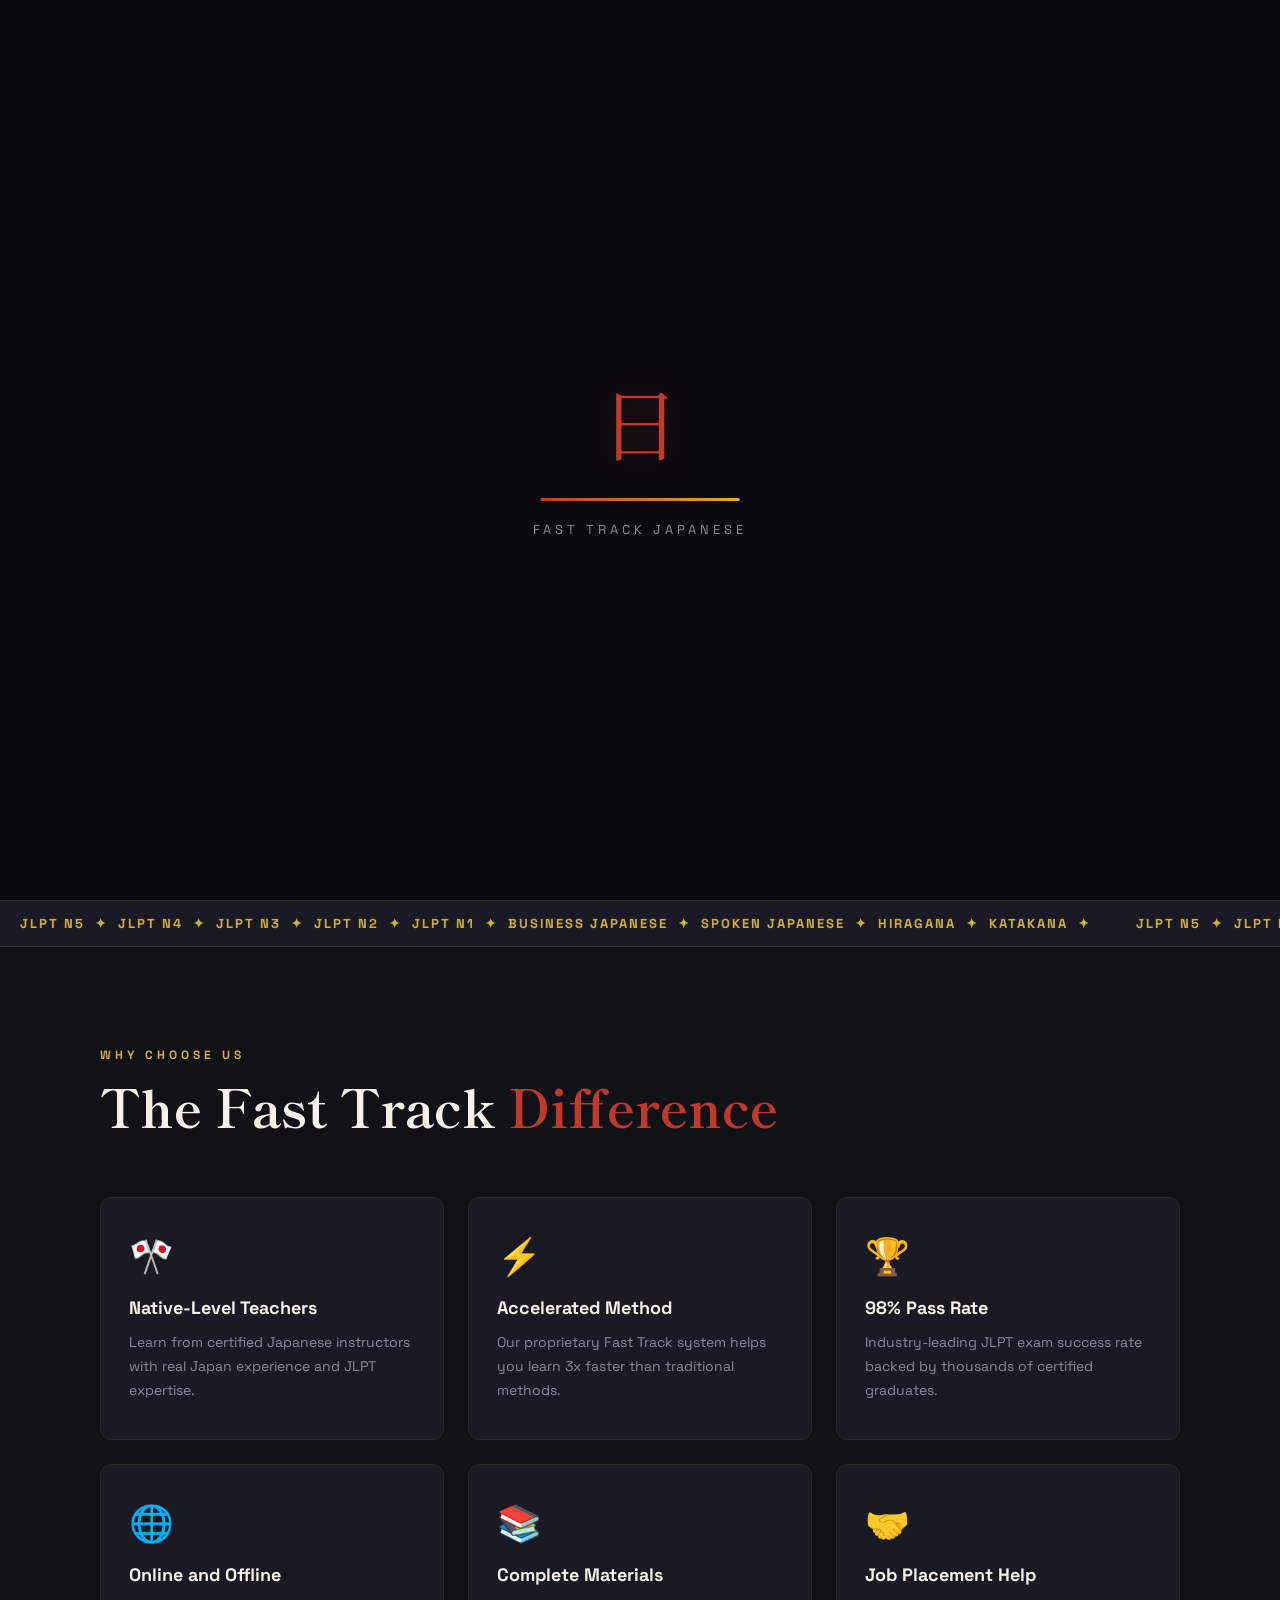
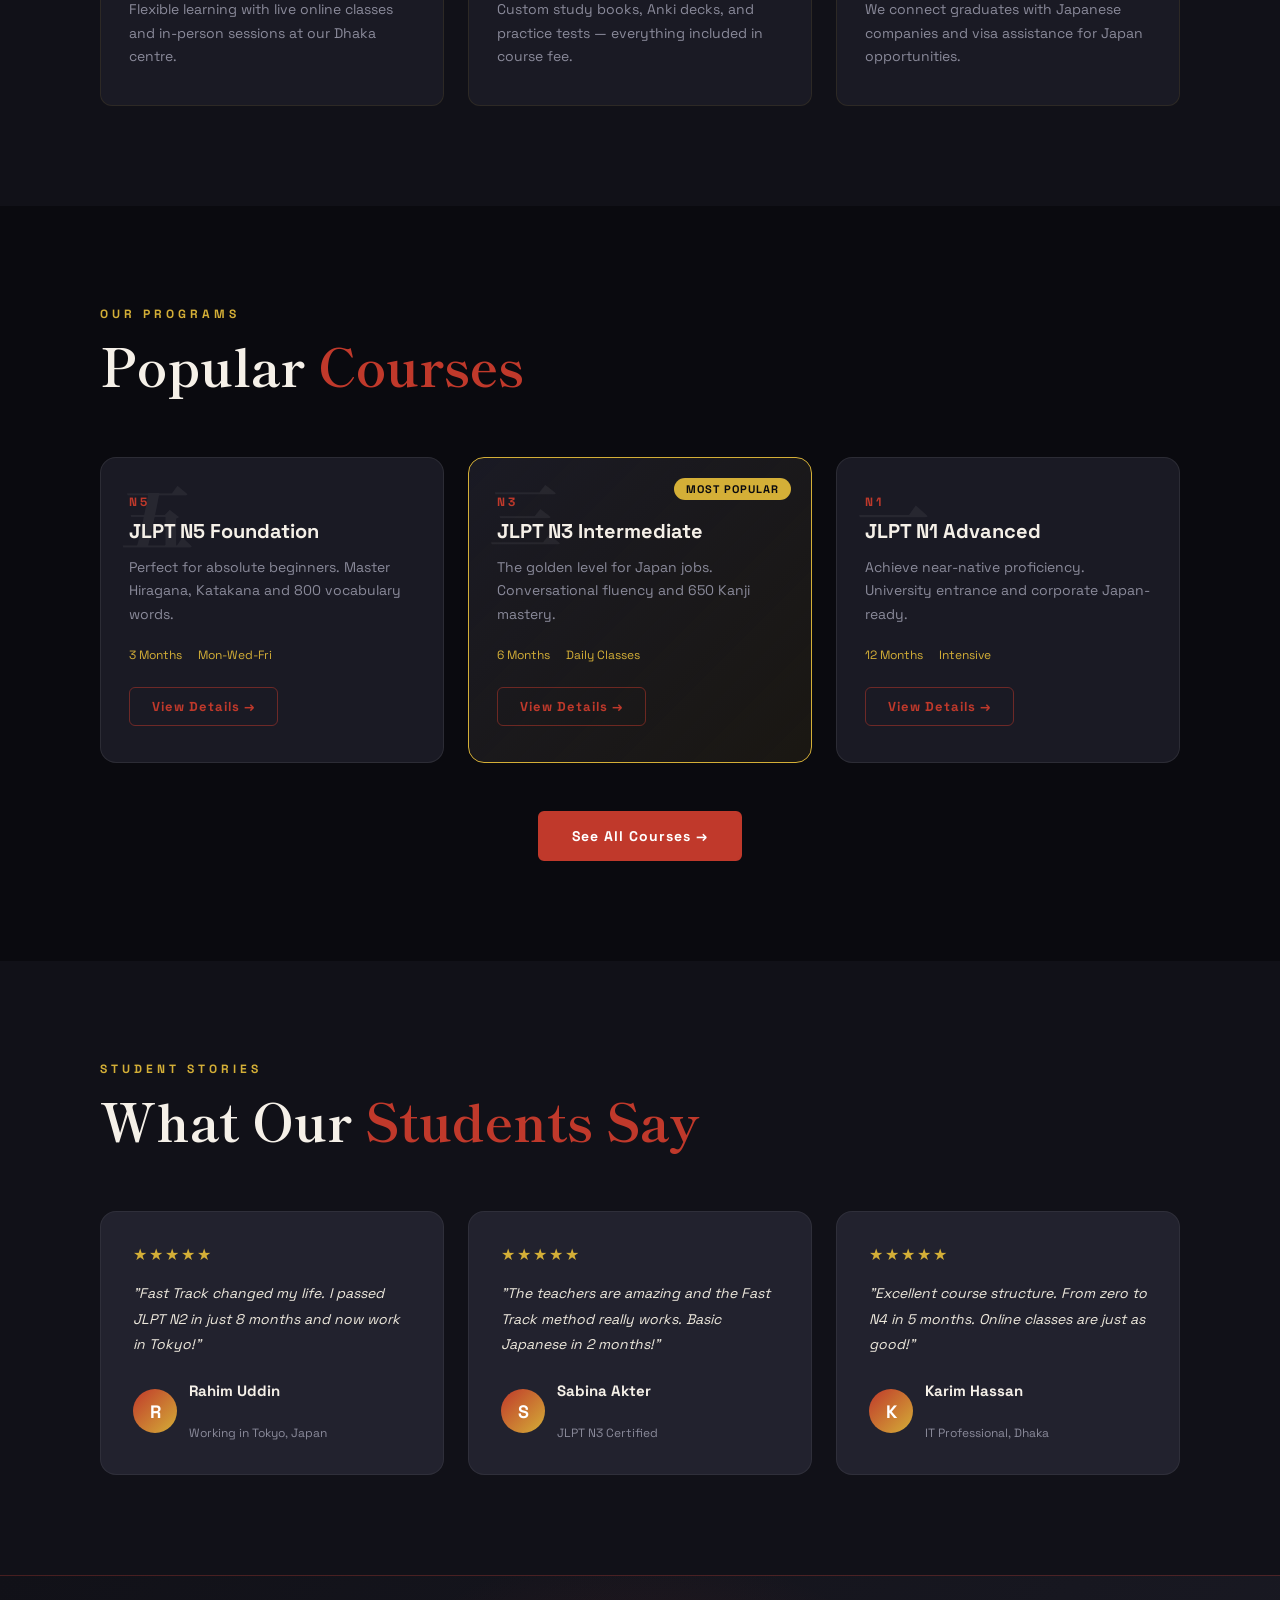
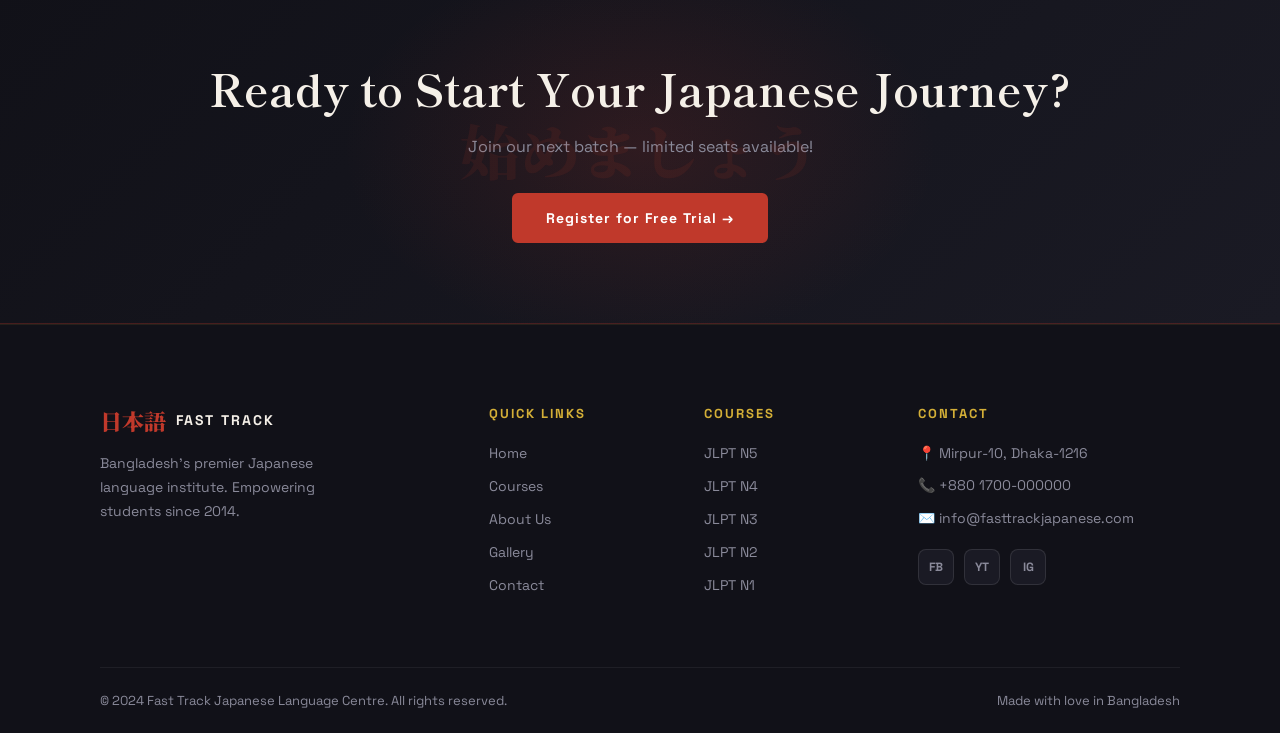
<file: index.html>
<!DOCTYPE html>
<html lang="en">
<head>
  <meta charset="UTF-8" />
  <meta name="viewport" content="width=device-width, initial-scale=1.0"/>
  <title>Fast Track Japanese Language Centre</title>
  <link rel="stylesheet" href="css/style.css" />
  <link rel="preconnect" href="https://fonts.googleapis.com">
  <link href="https://fonts.googleapis.com/css2?family=Noto+Serif+JP:wght@300;400;600;900&family=Shippori+Mincho:wght@400;700&family=Space+Grotesk:wght@300;400;600;700&display=swap" rel="stylesheet">
</head>
<body>
  <div class="cursor" id="cursor"></div>
  <div class="cursor-follower" id="cursorFollower"></div>
  <div class="loader" id="loader">
    <div class="loader-kanji">日</div>
    <div class="loader-bar"><div class="loader-fill"></div></div>
    <p class="loader-text">Fast Track Japanese</p>
  </div>
  <nav class="navbar" id="navbar">
    <div class="nav-logo">
      <span class="logo-jp">日本語</span>
      <span class="logo-en">Fast Track</span>
    </div>
    <ul class="nav-links">
      <li><a href="index.html" class="nav-link active">Home</a></li>
      <li><a href="courses.html" class="nav-link">Courses</a></li>
      <li><a href="about.html" class="nav-link">About</a></li>
      <li><a href="gallery.html" class="nav-link">Gallery</a></li>
      <li><a href="contact.html" class="nav-link">Contact</a></li>
    </ul>
    <a href="contact.html" class="nav-cta">Enroll Now</a>
    <div class="hamburger" id="hamburger"><span></span><span></span><span></span></div>
  </nav>
  <div class="mobile-menu" id="mobileMenu">
    <ul>
      <li><a href="index.html">Home</a></li>
      <li><a href="courses.html">Courses</a></li>
      <li><a href="about.html">About</a></li>
      <li><a href="gallery.html">Gallery</a></li>
      <li><a href="contact.html">Contact</a></li>
    </ul>
  </div>
  <section class="hero" id="hero">
    <div class="hero-bg">
      <div class="sakura-container" id="sakuraContainer"></div>
      <div class="hero-grid"></div>
      <div class="hero-glow"></div>
    </div>
    <div class="hero-content">
      <div class="hero-badge reveal">🌸 #1 Japanese Language Centre in Bangladesh</div>
      <h1 class="hero-title reveal">
        <span class="jp-big">日本語を</span>
        <span class="en-big">Master Japanese</span>
        <span class="sub-en">Fast. Fluently. Fearlessly.</span>
      </h1>
      <p class="hero-desc reveal">Join 2000+ students who transformed their careers with authentic Japanese language mastery. From N5 to N1 — we take you there.</p>
      <div class="hero-btns reveal">
        <a href="courses.html" class="btn-primary">Explore Courses →</a>
        <a href="contact.html" class="btn-secondary">Free Trial Class</a>
      </div>
      <div class="hero-stats reveal">
        <div class="stat"><span class="stat-num" data-target="2000">0</span><span>+</span><p>Students</p></div>
        <div class="stat-divider"></div>
        <div class="stat"><span class="stat-num" data-target="98">0</span><span>%</span><p>Pass Rate</p></div>
        <div class="stat-divider"></div>
        <div class="stat"><span class="stat-num" data-target="10">0</span><span>+</span><p>Years Exp.</p></div>
        <div class="stat-divider"></div>
        <div class="stat"><span class="stat-num" data-target="15">0</span><span>+</span><p>Teachers</p></div>
      </div>
    </div>
    <div class="hero-scroll-hint">
      <div class="scroll-line"></div>
      <span>Scroll</span>
    </div>
  </section>
  <div class="marquee-wrapper">
    <div class="marquee-track">
      <span>JLPT N5 &nbsp;✦&nbsp; JLPT N4 &nbsp;✦&nbsp; JLPT N3 &nbsp;✦&nbsp; JLPT N2 &nbsp;✦&nbsp; JLPT N1 &nbsp;✦&nbsp; Business Japanese &nbsp;✦&nbsp; Spoken Japanese &nbsp;✦&nbsp; Hiragana &nbsp;✦&nbsp; Katakana &nbsp;✦&nbsp;</span>
      <span>JLPT N5 &nbsp;✦&nbsp; JLPT N4 &nbsp;✦&nbsp; JLPT N3 &nbsp;✦&nbsp; JLPT N2 &nbsp;✦&nbsp; JLPT N1 &nbsp;✦&nbsp; Business Japanese &nbsp;✦&nbsp; Spoken Japanese &nbsp;✦&nbsp; Hiragana &nbsp;✦&nbsp; Katakana &nbsp;✦&nbsp;</span>
    </div>
  </div>
  <section class="why-us section-pad">
    <div class="container">
      <div class="section-label reveal">Why Choose Us</div>
      <h2 class="section-title reveal">The Fast Track <span class="accent">Difference</span></h2>
      <div class="features-grid">
        <div class="feature-card reveal"><div class="feat-icon">🎌</div><h3>Native-Level Teachers</h3><p>Learn from certified Japanese instructors with real Japan experience and JLPT expertise.</p></div>
        <div class="feature-card reveal"><div class="feat-icon">⚡</div><h3>Accelerated Method</h3><p>Our proprietary Fast Track system helps you learn 3x faster than traditional methods.</p></div>
        <div class="feature-card reveal"><div class="feat-icon">🏆</div><h3>98% Pass Rate</h3><p>Industry-leading JLPT exam success rate backed by thousands of certified graduates.</p></div>
        <div class="feature-card reveal"><div class="feat-icon">🌐</div><h3>Online and Offline</h3><p>Flexible learning with live online classes and in-person sessions at our Dhaka centre.</p></div>
        <div class="feature-card reveal"><div class="feat-icon">📚</div><h3>Complete Materials</h3><p>Custom study books, Anki decks, and practice tests — everything included in course fee.</p></div>
        <div class="feature-card reveal"><div class="feat-icon">🤝</div><h3>Job Placement Help</h3><p>We connect graduates with Japanese companies and visa assistance for Japan opportunities.</p></div>
      </div>
    </div>
  </section>
  <section class="courses-preview section-pad">
    <div class="container">
      <div class="section-label reveal">Our Programs</div>
      <h2 class="section-title reveal">Popular <span class="accent">Courses</span></h2>
      <div class="courses-row">
        <div class="course-card reveal">
          <div class="course-level">N5</div>
          <div class="course-kanji">五</div>
          <h3>JLPT N5 Foundation</h3>
          <p>Perfect for absolute beginners. Master Hiragana, Katakana and 800 vocabulary words.</p>
          <div class="course-meta"><span>3 Months</span><span>Mon-Wed-Fri</span></div>
          <a href="courses.html" class="course-btn">View Details →</a>
        </div>
        <div class="course-card featured reveal">
          <div class="course-badge">Most Popular</div>
          <div class="course-level">N3</div>
          <div class="course-kanji">三</div>
          <h3>JLPT N3 Intermediate</h3>
          <p>The golden level for Japan jobs. Conversational fluency and 650 Kanji mastery.</p>
          <div class="course-meta"><span>6 Months</span><span>Daily Classes</span></div>
          <a href="courses.html" class="course-btn">View Details →</a>
        </div>
        <div class="course-card reveal">
          <div class="course-level">N1</div>
          <div class="course-kanji">一</div>
          <h3>JLPT N1 Advanced</h3>
          <p>Achieve near-native proficiency. University entrance and corporate Japan-ready.</p>
          <div class="course-meta"><span>12 Months</span><span>Intensive</span></div>
          <a href="courses.html" class="course-btn">View Details →</a>
        </div>
      </div>
      <div class="center-btn reveal"><a href="courses.html" class="btn-primary">See All Courses →</a></div>
    </div>
  </section>
  <section class="testimonials section-pad">
    <div class="container">
      <div class="section-label reveal">Student Stories</div>
      <h2 class="section-title reveal">What Our <span class="accent">Students Say</span></h2>
      <div class="testi-grid">
        <div class="testi-card reveal">
          <div class="testi-stars">★★★★★</div>
          <p>"Fast Track changed my life. I passed JLPT N2 in just 8 months and now work in Tokyo!"</p>
          <div class="testi-author"><div class="testi-avatar">R</div><div><strong>Rahim Uddin</strong><br/><small>Working in Tokyo, Japan</small></div></div>
        </div>
        <div class="testi-card reveal">
          <div class="testi-stars">★★★★★</div>
          <p>"The teachers are amazing and the Fast Track method really works. Basic Japanese in 2 months!"</p>
          <div class="testi-author"><div class="testi-avatar">S</div><div><strong>Sabina Akter</strong><br/><small>JLPT N3 Certified</small></div></div>
        </div>
        <div class="testi-card reveal">
          <div class="testi-stars">★★★★★</div>
          <p>"Excellent course structure. From zero to N4 in 5 months. Online classes are just as good!"</p>
          <div class="testi-author"><div class="testi-avatar">K</div><div><strong>Karim Hassan</strong><br/><small>IT Professional, Dhaka</small></div></div>
        </div>
      </div>
    </div>
  </section>
  <section class="cta-banner">
    <div class="cta-content reveal">
      <div class="cta-jp">始めましょう</div>
      <h2>Ready to Start Your Japanese Journey?</h2>
      <p>Join our next batch — limited seats available!</p>
      <a href="contact.html" class="btn-primary">Register for Free Trial →</a>
    </div>
  </section>
  <footer class="footer">
    <div class="container">
      <div class="footer-grid">
        <div class="footer-brand">
          <div class="nav-logo"><span class="logo-jp">日本語</span><span class="logo-en">Fast Track</span></div>
          <p>Bangladesh's premier Japanese language institute. Empowering students since 2014.</p>
        </div>
        <div class="footer-links"><h4>Quick Links</h4><ul><li><a href="index.html">Home</a></li><li><a href="courses.html">Courses</a></li><li><a href="about.html">About Us</a></li><li><a href="gallery.html">Gallery</a></li><li><a href="contact.html">Contact</a></li></ul></div>
        <div class="footer-courses"><h4>Courses</h4><ul><li><a href="courses.html">JLPT N5</a></li><li><a href="courses.html">JLPT N4</a></li><li><a href="courses.html">JLPT N3</a></li><li><a href="courses.html">JLPT N2</a></li><li><a href="courses.html">JLPT N1</a></li></ul></div>
        <div class="footer-contact"><h4>Contact</h4><p>📍 Mirpur-10, Dhaka-1216</p><p>📞 +880 1700-000000</p><p>✉️ info@fasttrackjapanese.com</p><div class="social-links"><a href="#" class="social-btn">FB</a><a href="#" class="social-btn">YT</a><a href="#" class="social-btn">IG</a></div></div>
      </div>
      <div class="footer-bottom"><p>© 2024 Fast Track Japanese Language Centre. All rights reserved.</p><p>Made with love in Bangladesh</p></div>
    </div>
  </footer>
  <script src="js/main.js"></script>
</body>
</html>
</file>
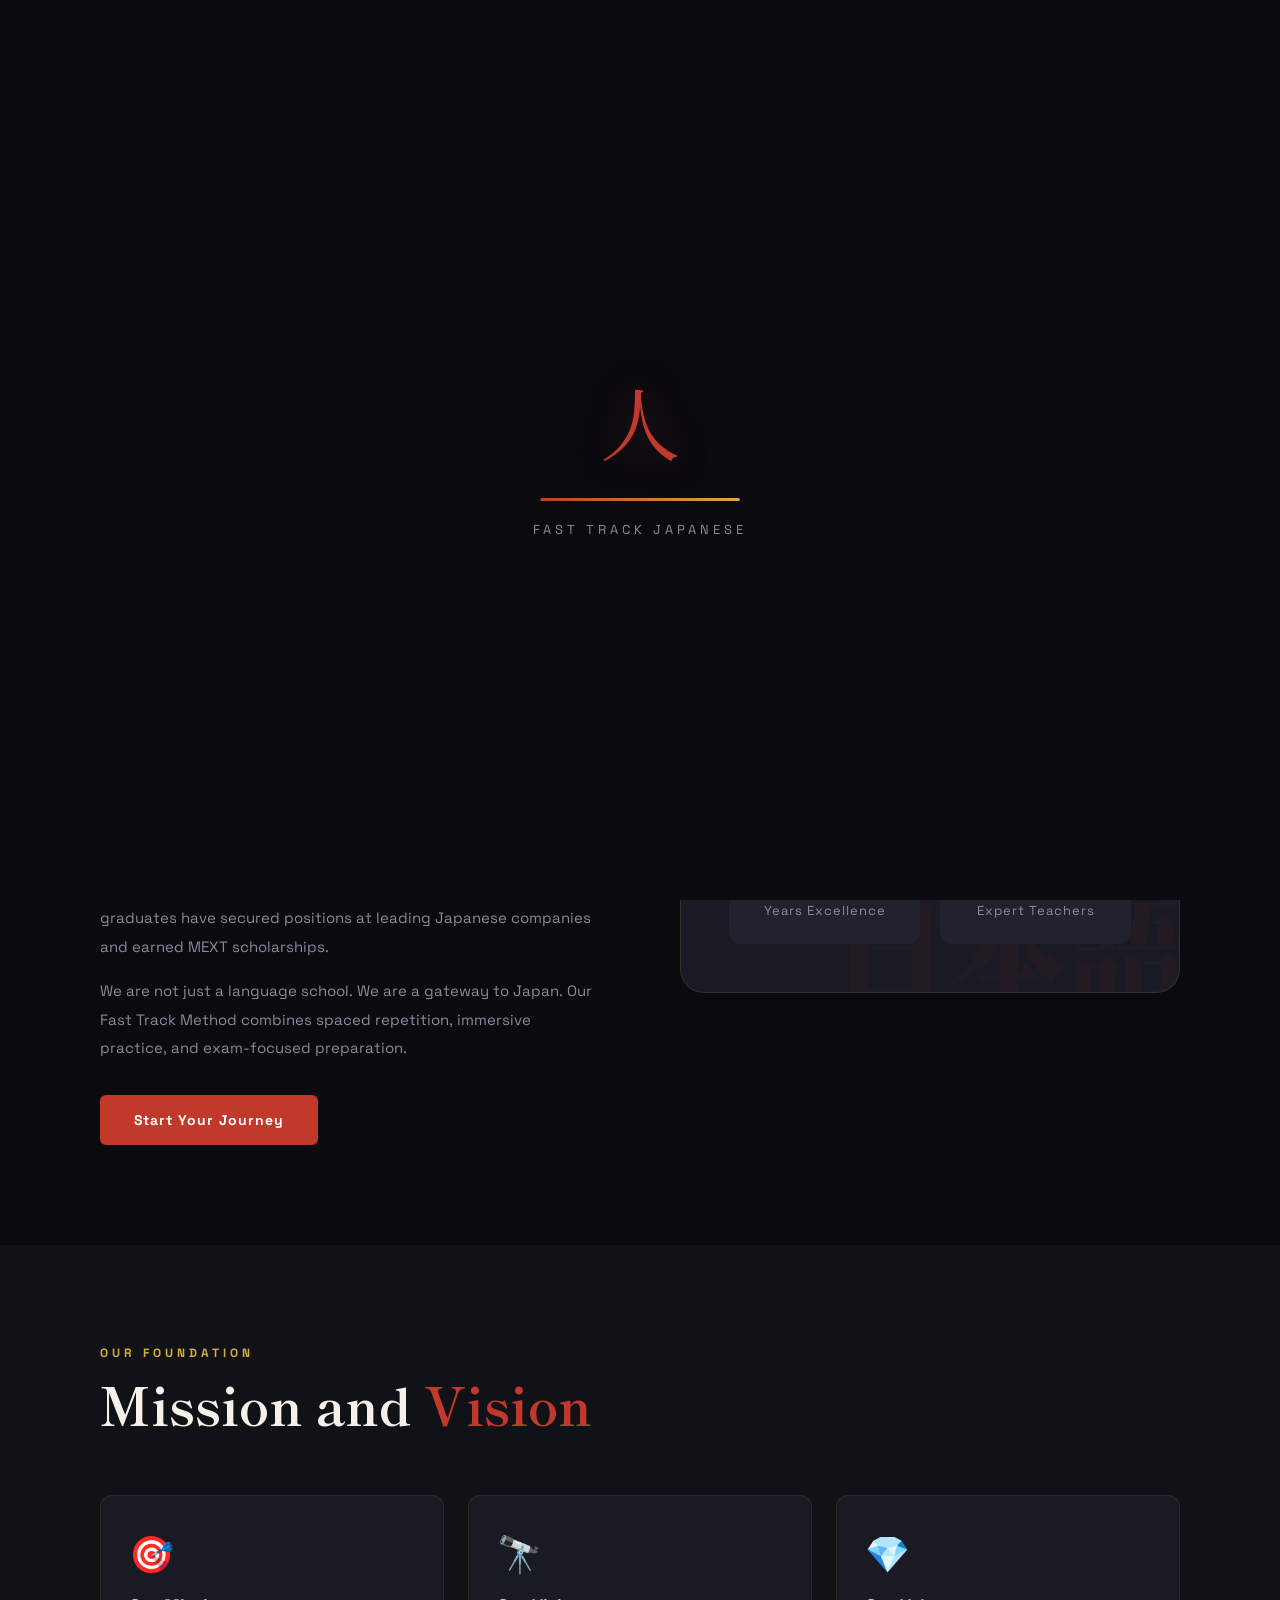
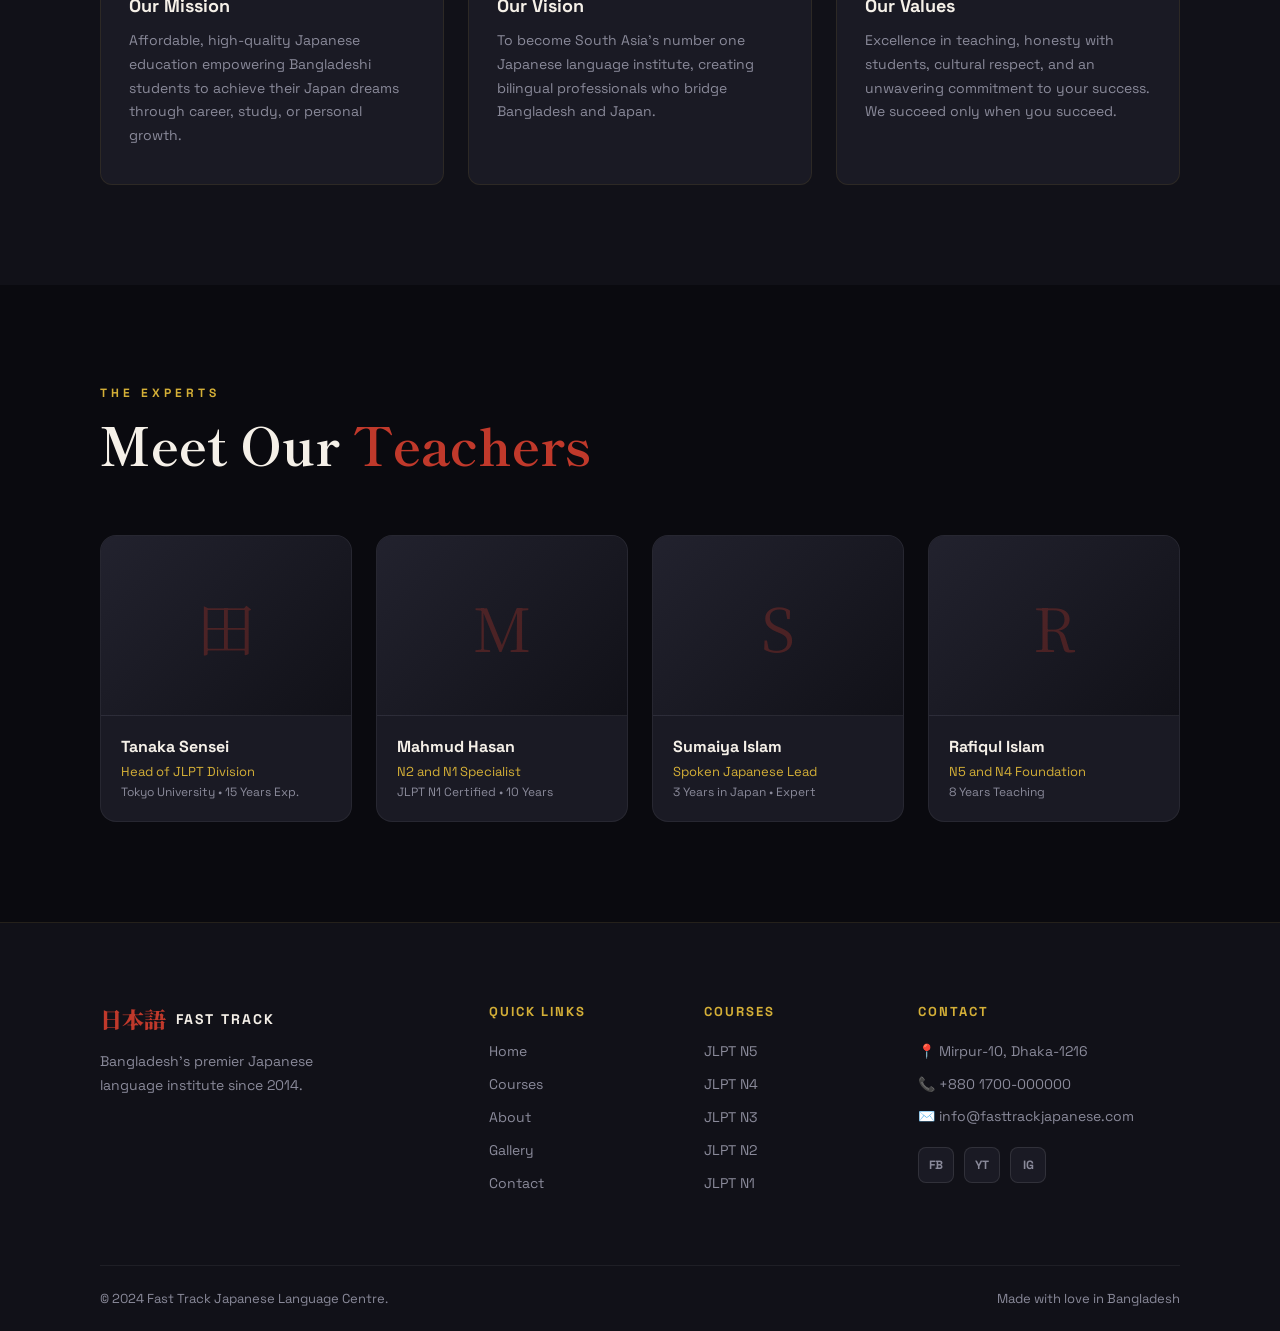
<file: about.html>
<!DOCTYPE html>
<html lang="en">
<head><meta charset="UTF-8"/><meta name="viewport" content="width=device-width,initial-scale=1.0"/><title>About - Fast Track Japanese</title><link rel="stylesheet" href="css/style.css"/><link href="https://fonts.googleapis.com/css2?family=Noto+Serif+JP:wght@300;400;600;900&family=Shippori+Mincho:wght@400;700&family=Space+Grotesk:wght@300;400;600;700&display=swap" rel="stylesheet"></head>
<body>
<div class="cursor" id="cursor"></div><div class="cursor-follower" id="cursorFollower"></div>
<div class="loader" id="loader"><div class="loader-kanji">人</div><div class="loader-bar"><div class="loader-fill"></div></div><p class="loader-text">Fast Track Japanese</p></div>
<nav class="navbar" id="navbar"><div class="nav-logo"><span class="logo-jp">日本語</span><span class="logo-en">Fast Track</span></div><ul class="nav-links"><li><a href="index.html" class="nav-link">Home</a></li><li><a href="courses.html" class="nav-link">Courses</a></li><li><a href="about.html" class="nav-link active">About</a></li><li><a href="gallery.html" class="nav-link">Gallery</a></li><li><a href="contact.html" class="nav-link">Contact</a></li></ul><a href="contact.html" class="nav-cta">Enroll Now</a><div class="hamburger" id="hamburger"><span></span><span></span><span></span></div></nav>
<div class="mobile-menu" id="mobileMenu"><ul><li><a href="index.html">Home</a></li><li><a href="courses.html">Courses</a></li><li><a href="about.html">About</a></li><li><a href="gallery.html">Gallery</a></li><li><a href="contact.html">Contact</a></li></ul></div>
<section class="page-hero" data-kanji="人"><div class="page-hero-content"><div class="section-label reveal">Our Story</div><h1 class="reveal">About <span class="accent">Fast Track</span></h1><p class="reveal">A decade of excellence in Japanese language education in Bangladesh.</p></div></section>
<section class="section-pad" style="background:var(--dark)"><div class="container"><div class="about-grid">
<div class="about-text"><div class="section-label reveal">Who We Are</div><h2 class="section-title reveal">Bangladesh's <span class="accent">Most Trusted</span> Japanese Centre</h2><p class="reveal">Fast Track Japanese Language Centre was founded in 2014 with a single mission: to give Bangladeshi students the fastest, most effective pathway to Japanese language fluency.</p><p class="reveal">Over the past decade, we have trained more than 2,000 students — many of whom now work, study, and thrive in Japan. Our graduates have secured positions at leading Japanese companies and earned MEXT scholarships.</p><p class="reveal">We are not just a language school. We are a gateway to Japan. Our Fast Track Method combines spaced repetition, immersive practice, and exam-focused preparation.</p><div style="margin-top:32px" class="reveal"><a href="contact.html" class="btn-primary">Start Your Journey</a></div></div>
<div class="about-visual reveal"><div class="about-stat-grid"><div class="about-stat-item"><span class="about-stat-num">2000+</span><span class="about-stat-label">Students Trained</span></div><div class="about-stat-item"><span class="about-stat-num">98%</span><span class="about-stat-label">JLPT Pass Rate</span></div><div class="about-stat-item"><span class="about-stat-num">10+</span><span class="about-stat-label">Years Excellence</span></div><div class="about-stat-item"><span class="about-stat-num">15+</span><span class="about-stat-label">Expert Teachers</span></div></div></div>
</div></div></section>
<section class="section-pad" style="background:var(--dark2)"><div class="container"><div class="section-label reveal">Our Foundation</div><h2 class="section-title reveal">Mission and <span class="accent">Vision</span></h2><div class="features-grid"><div class="feature-card reveal"><div class="feat-icon">🎯</div><h3>Our Mission</h3><p>Affordable, high-quality Japanese education empowering Bangladeshi students to achieve their Japan dreams through career, study, or personal growth.</p></div><div class="feature-card reveal"><div class="feat-icon">🔭</div><h3>Our Vision</h3><p>To become South Asia's number one Japanese language institute, creating bilingual professionals who bridge Bangladesh and Japan.</p></div><div class="feature-card reveal"><div class="feat-icon">💎</div><h3>Our Values</h3><p>Excellence in teaching, honesty with students, cultural respect, and an unwavering commitment to your success. We succeed only when you succeed.</p></div></div></div></section>
<section class="section-pad" style="background:var(--dark)"><div class="container"><div class="section-label reveal">The Experts</div><h2 class="section-title reveal">Meet Our <span class="accent">Teachers</span></h2><div class="team-grid"><div class="team-card reveal"><div class="team-avatar">田</div><div class="team-info"><h4>Tanaka Sensei</h4><p>Head of JLPT Division</p><small>Tokyo University • 15 Years Exp.</small></div></div><div class="team-card reveal"><div class="team-avatar">M</div><div class="team-info"><h4>Mahmud Hasan</h4><p>N2 and N1 Specialist</p><small>JLPT N1 Certified • 10 Years</small></div></div><div class="team-card reveal"><div class="team-avatar">S</div><div class="team-info"><h4>Sumaiya Islam</h4><p>Spoken Japanese Lead</p><small>3 Years in Japan • Expert</small></div></div><div class="team-card reveal"><div class="team-avatar">R</div><div class="team-info"><h4>Rafiqul Islam</h4><p>N5 and N4 Foundation</p><small>8 Years Teaching</small></div></div></div></div></section>
<footer class="footer"><div class="container"><div class="footer-grid"><div class="footer-brand"><div class="nav-logo"><span class="logo-jp">日本語</span><span class="logo-en">Fast Track</span></div><p>Bangladesh's premier Japanese language institute since 2014.</p></div><div class="footer-links"><h4>Quick Links</h4><ul><li><a href="index.html">Home</a></li><li><a href="courses.html">Courses</a></li><li><a href="about.html">About</a></li><li><a href="gallery.html">Gallery</a></li><li><a href="contact.html">Contact</a></li></ul></div><div class="footer-courses"><h4>Courses</h4><ul><li><a href="courses.html">JLPT N5</a></li><li><a href="courses.html">JLPT N4</a></li><li><a href="courses.html">JLPT N3</a></li><li><a href="courses.html">JLPT N2</a></li><li><a href="courses.html">JLPT N1</a></li></ul></div><div class="footer-contact"><h4>Contact</h4><p>📍 Mirpur-10, Dhaka-1216</p><p>📞 +880 1700-000000</p><p>✉️ info@fasttrackjapanese.com</p><div class="social-links"><a href="#" class="social-btn">FB</a><a href="#" class="social-btn">YT</a><a href="#" class="social-btn">IG</a></div></div></div><div class="footer-bottom"><p>© 2024 Fast Track Japanese Language Centre.</p><p>Made with love in Bangladesh</p></div></div></footer>
<script src="js/main.js"></script>
</body></html>
</file>
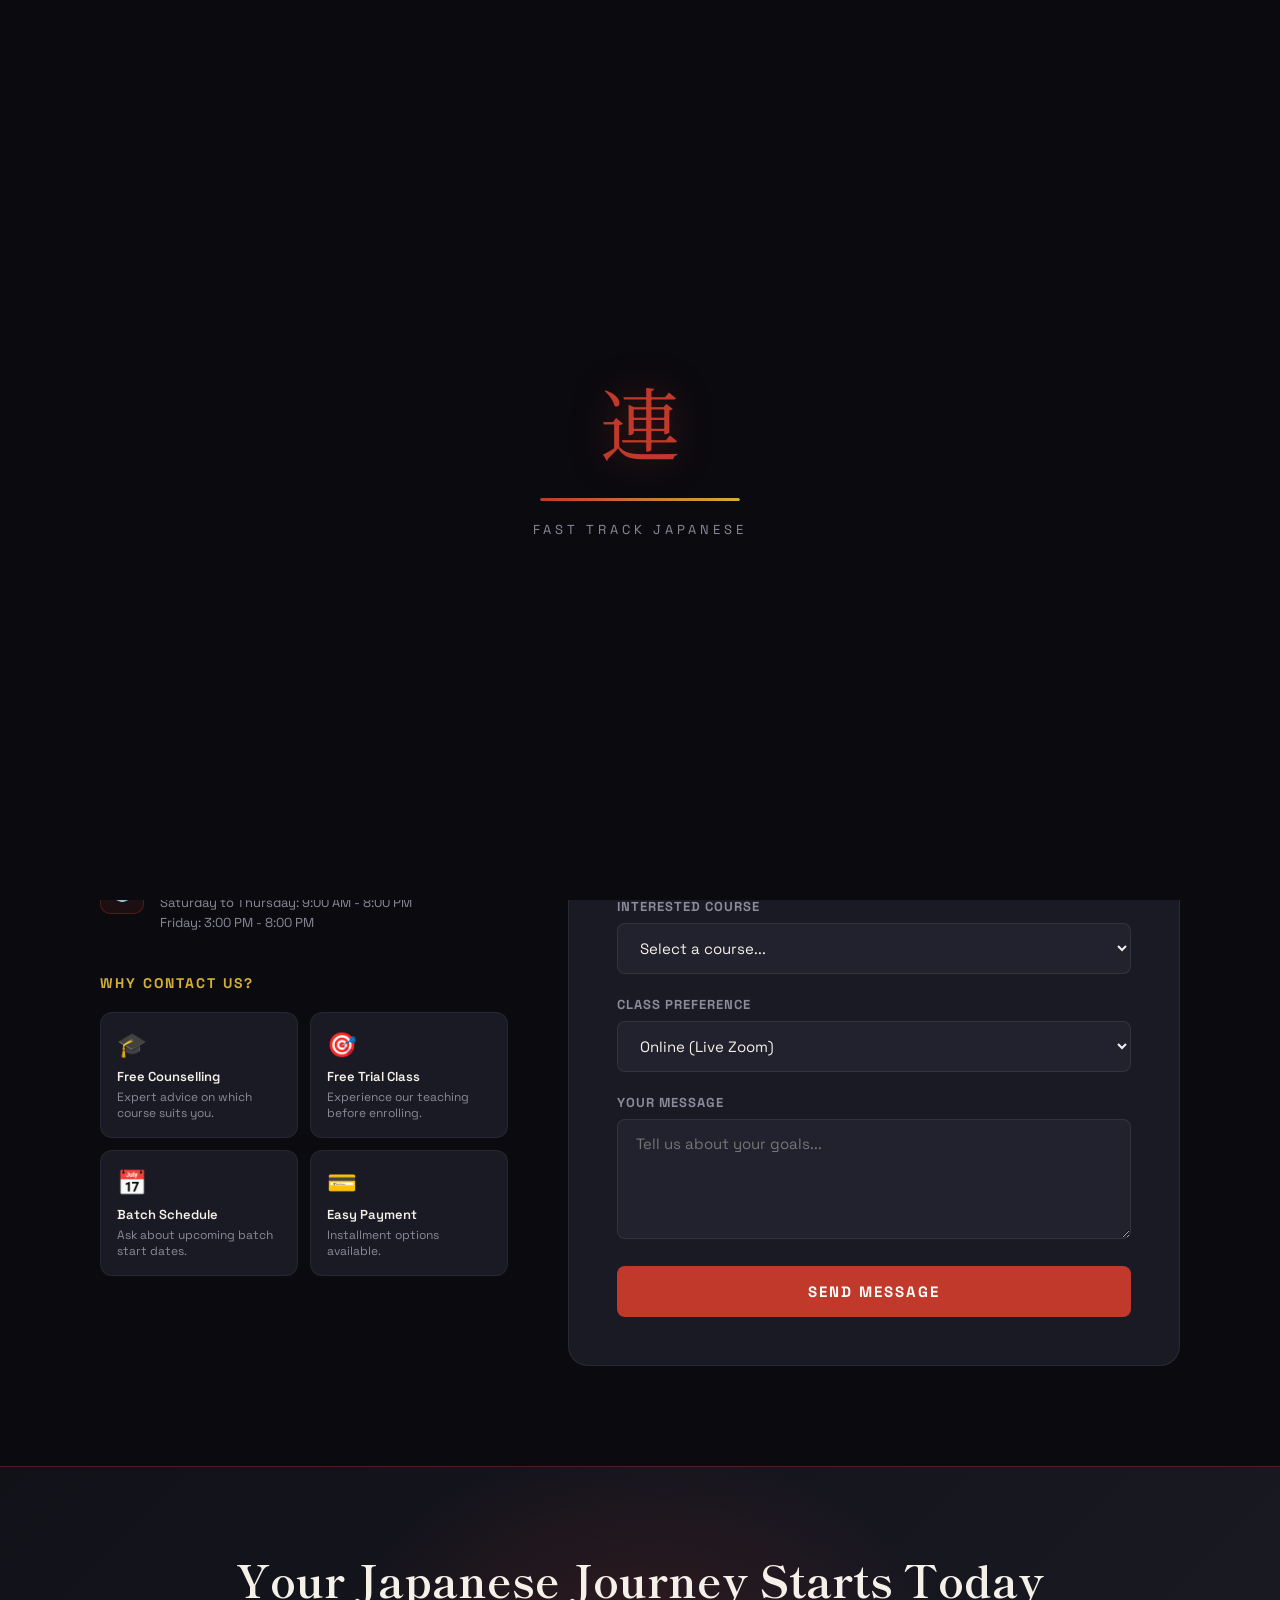
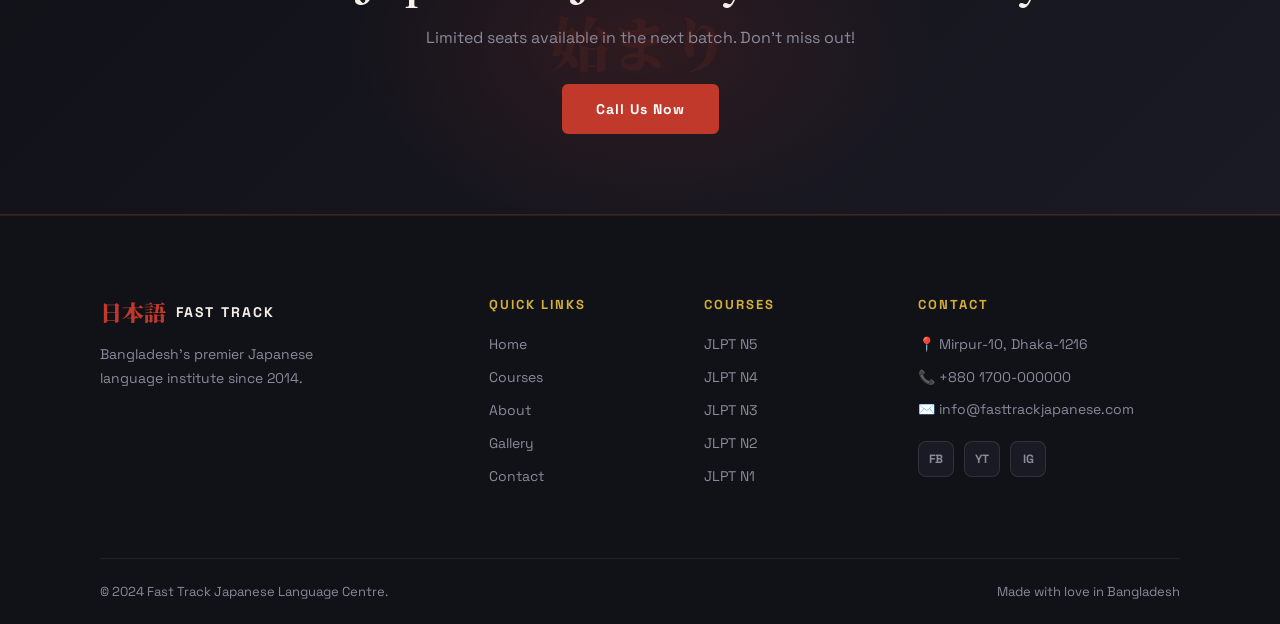
<file: contact.html>
<!DOCTYPE html>
<html lang="en">
<head><meta charset="UTF-8"/><meta name="viewport" content="width=device-width,initial-scale=1.0"/><title>Contact - Fast Track Japanese</title><link rel="stylesheet" href="css/style.css"/><link href="https://fonts.googleapis.com/css2?family=Noto+Serif+JP:wght@300;400;600;900&family=Shippori+Mincho:wght@400;700&family=Space+Grotesk:wght@300;400;600;700&display=swap" rel="stylesheet"></head>
<body>
<div class="cursor" id="cursor"></div><div class="cursor-follower" id="cursorFollower"></div>
<div class="loader" id="loader"><div class="loader-kanji">連</div><div class="loader-bar"><div class="loader-fill"></div></div><p class="loader-text">Fast Track Japanese</p></div>
<nav class="navbar" id="navbar"><div class="nav-logo"><span class="logo-jp">日本語</span><span class="logo-en">Fast Track</span></div><ul class="nav-links"><li><a href="index.html" class="nav-link">Home</a></li><li><a href="courses.html" class="nav-link">Courses</a></li><li><a href="about.html" class="nav-link">About</a></li><li><a href="gallery.html" class="nav-link">Gallery</a></li><li><a href="contact.html" class="nav-link active">Contact</a></li></ul><a href="contact.html" class="nav-cta">Enroll Now</a><div class="hamburger" id="hamburger"><span></span><span></span><span></span></div></nav>
<div class="mobile-menu" id="mobileMenu"><ul><li><a href="index.html">Home</a></li><li><a href="courses.html">Courses</a></li><li><a href="about.html">About</a></li><li><a href="gallery.html">Gallery</a></li><li><a href="contact.html">Contact</a></li></ul></div>
<section class="page-hero" data-kanji="連"><div class="page-hero-content"><div class="section-label reveal">Get In Touch</div><h1 class="reveal"><span class="accent">Contact</span> Us</h1><p class="reveal">Ready to start your Japanese journey? We will guide you every step of the way.</p></div></section>
<section class="section-pad" style="background:var(--dark)"><div class="container"><div class="contact-grid">
<div>
<h3 class="reveal" style="font-family:var(--font-display);font-size:26px;font-weight:700;color:var(--light);margin-bottom:10px">Talk to Us</h3>
<p class="reveal" style="color:var(--muted);font-size:14px;margin-bottom:36px;line-height:1.8">We respond within 24 hours. Our admissions team is here to help you choose the right course.</p>
<div class="contact-item reveal"><div class="contact-icon">📍</div><div><strong>Our Location</strong><p>House 12, Road 5, Block-C, Mirpur-10</p><p>Dhaka-1216, Bangladesh</p></div></div>
<div class="contact-item reveal"><div class="contact-icon">📞</div><div><strong>Phone and WhatsApp</strong><p>+880 1700-000000</p><p>+880 1800-000000</p></div></div>
<div class="contact-item reveal"><div class="contact-icon">✉️</div><div><strong>Email</strong><p>info@fasttrackjapanese.com</p><p>admissions@fasttrackjapanese.com</p></div></div>
<div class="contact-item reveal"><div class="contact-icon">🕐</div><div><strong>Office Hours</strong><p>Saturday to Thursday: 9:00 AM - 8:00 PM</p><p>Friday: 3:00 PM - 8:00 PM</p></div></div>
<div class="reveal" style="margin-top:40px"><h4 style="font-size:14px;font-weight:700;letter-spacing:2px;color:var(--gold);text-transform:uppercase;margin-bottom:20px">Why Contact Us?</h4><div style="display:grid;grid-template-columns:1fr 1fr;gap:12px"><div style="background:var(--dark3);border-radius:12px;padding:16px;border:1px solid rgba(255,255,255,0.06)"><div style="font-size:24px;margin-bottom:8px">🎓</div><p style="font-size:13px;color:var(--light);font-weight:600;margin-bottom:4px">Free Counselling</p><p style="font-size:12px;color:var(--muted)">Expert advice on which course suits you.</p></div><div style="background:var(--dark3);border-radius:12px;padding:16px;border:1px solid rgba(255,255,255,0.06)"><div style="font-size:24px;margin-bottom:8px">🎯</div><p style="font-size:13px;color:var(--light);font-weight:600;margin-bottom:4px">Free Trial Class</p><p style="font-size:12px;color:var(--muted)">Experience our teaching before enrolling.</p></div><div style="background:var(--dark3);border-radius:12px;padding:16px;border:1px solid rgba(255,255,255,0.06)"><div style="font-size:24px;margin-bottom:8px">📅</div><p style="font-size:13px;color:var(--light);font-weight:600;margin-bottom:4px">Batch Schedule</p><p style="font-size:12px;color:var(--muted)">Ask about upcoming batch start dates.</p></div><div style="background:var(--dark3);border-radius:12px;padding:16px;border:1px solid rgba(255,255,255,0.06)"><div style="font-size:24px;margin-bottom:8px">💳</div><p style="font-size:13px;color:var(--light);font-weight:600;margin-bottom:4px">Easy Payment</p><p style="font-size:12px;color:var(--muted)">Installment options available.</p></div></div></div>
</div>
<div class="contact-form reveal">
<h3 style="font-family:var(--font-display);font-size:24px;font-weight:700;color:var(--light);margin-bottom:6px">Send a Message</h3>
<p style="font-size:14px;color:var(--muted);margin-bottom:32px">We will get back to you within 24 hours.</p>
<form id="contactForm">
<div class="form-row"><div class="form-group"><label>First Name</label><input type="text" placeholder="Your first name" required/></div><div class="form-group"><label>Last Name</label><input type="text" placeholder="Your last name" required/></div></div>
<div class="form-group"><label>Email Address</label><input type="email" placeholder="your@email.com" required/></div>
<div class="form-group"><label>Phone / WhatsApp</label><input type="tel" placeholder="+880 1700-000000"/></div>
<div class="form-group"><label>Interested Course</label><select required><option value="" disabled selected>Select a course...</option><option>JLPT N5 Foundation</option><option>JLPT N4 Elementary</option><option>JLPT N3 Intermediate</option><option>JLPT N2 Upper Intermediate</option><option>JLPT N1 Advanced</option><option>Business Japanese</option><option>Spoken Japanese</option><option>Not sure - Need Counselling</option></select></div>
<div class="form-group"><label>Class Preference</label><select><option>Online (Live Zoom)</option><option>Offline (Mirpur-10, Dhaka)</option><option>Both / Flexible</option></select></div>
<div class="form-group"><label>Your Message</label><textarea placeholder="Tell us about your goals..."></textarea></div>
<button type="submit" class="submit-btn">Send Message</button>
</form>
</div>
</div></div></section>
<section class="cta-banner"><div class="cta-content reveal"><div class="cta-jp">始まり</div><h2>Your Japanese Journey Starts Today</h2><p>Limited seats available in the next batch. Don't miss out!</p><a href="tel:+8801700000000" class="btn-primary">Call Us Now</a></div></section>
<footer class="footer"><div class="container"><div class="footer-grid"><div class="footer-brand"><div class="nav-logo"><span class="logo-jp">日本語</span><span class="logo-en">Fast Track</span></div><p>Bangladesh's premier Japanese language institute since 2014.</p></div><div class="footer-links"><h4>Quick Links</h4><ul><li><a href="index.html">Home</a></li><li><a href="courses.html">Courses</a></li><li><a href="about.html">About</a></li><li><a href="gallery.html">Gallery</a></li><li><a href="contact.html">Contact</a></li></ul></div><div class="footer-courses"><h4>Courses</h4><ul><li><a href="courses.html">JLPT N5</a></li><li><a href="courses.html">JLPT N4</a></li><li><a href="courses.html">JLPT N3</a></li><li><a href="courses.html">JLPT N2</a></li><li><a href="courses.html">JLPT N1</a></li></ul></div><div class="footer-contact"><h4>Contact</h4><p>📍 Mirpur-10, Dhaka-1216</p><p>📞 +880 1700-000000</p><p>✉️ info@fasttrackjapanese.com</p><div class="social-links"><a href="#" class="social-btn">FB</a><a href="#" class="social-btn">YT</a><a href="#" class="social-btn">IG</a></div></div></div><div class="footer-bottom"><p>© 2024 Fast Track Japanese Language Centre.</p><p>Made with love in Bangladesh</p></div></div></footer>
<script src="js/main.js"></script>
</body></html>
</file>
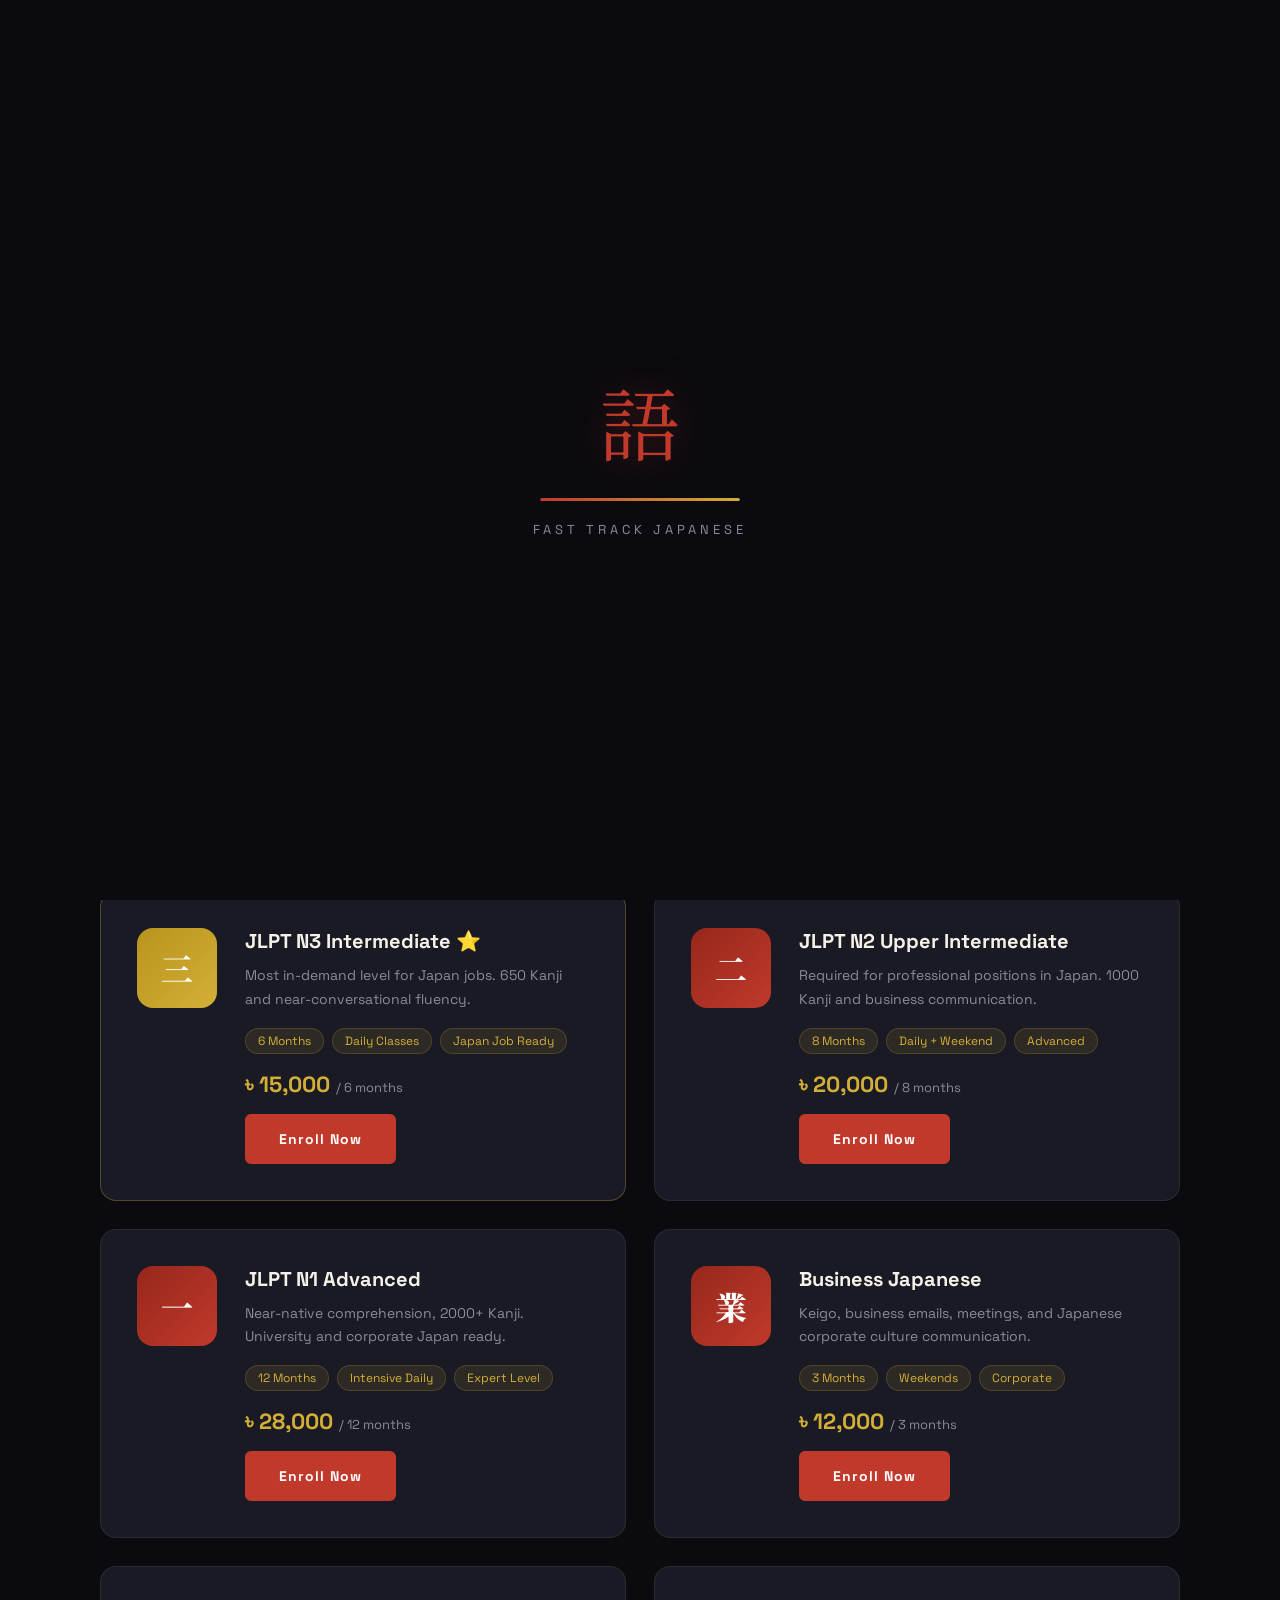
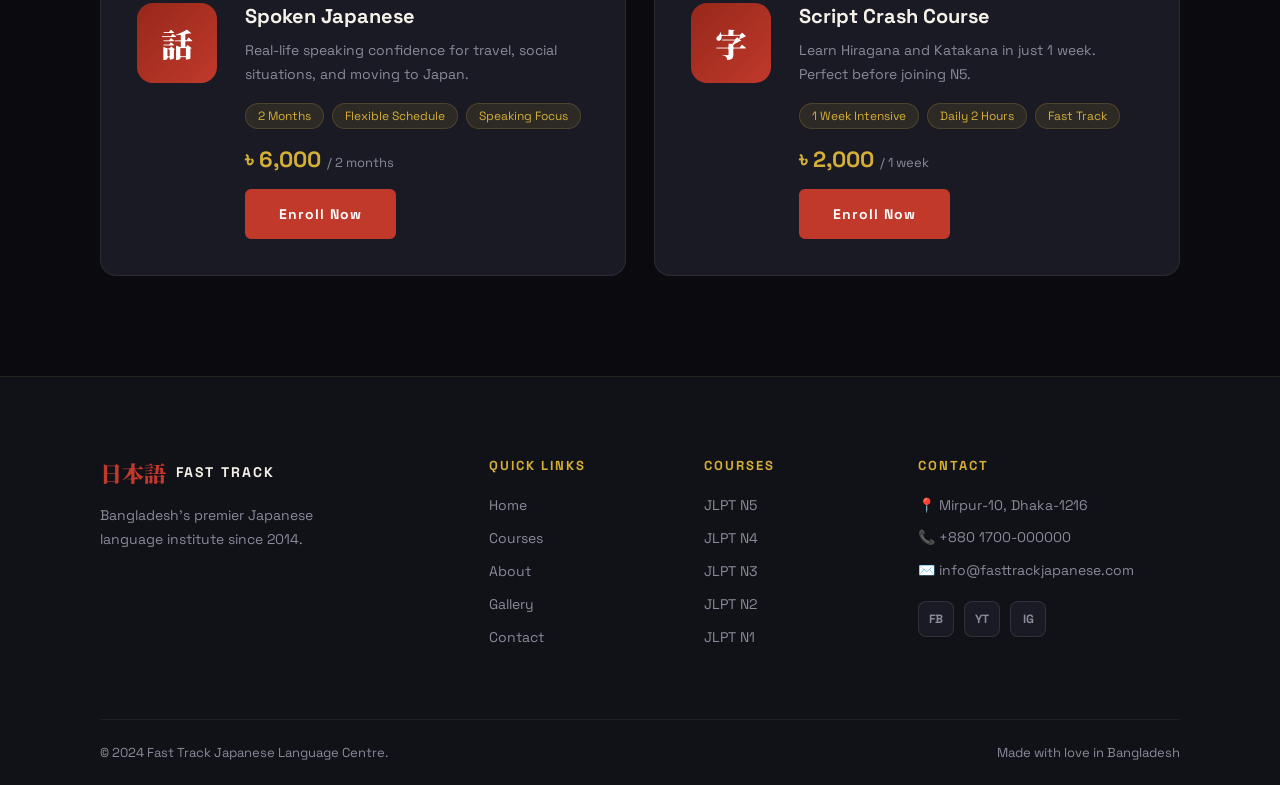
<file: courses.html>
<!DOCTYPE html>
<html lang="en">
<head><meta charset="UTF-8"/><meta name="viewport" content="width=device-width,initial-scale=1.0"/><title>Courses - Fast Track Japanese</title><link rel="stylesheet" href="css/style.css"/><link href="https://fonts.googleapis.com/css2?family=Noto+Serif+JP:wght@300;400;600;900&family=Shippori+Mincho:wght@400;700&family=Space+Grotesk:wght@300;400;600;700&display=swap" rel="stylesheet"></head>
<body>
<div class="cursor" id="cursor"></div><div class="cursor-follower" id="cursorFollower"></div>
<div class="loader" id="loader"><div class="loader-kanji">語</div><div class="loader-bar"><div class="loader-fill"></div></div><p class="loader-text">Fast Track Japanese</p></div>
<nav class="navbar" id="navbar"><div class="nav-logo"><span class="logo-jp">日本語</span><span class="logo-en">Fast Track</span></div><ul class="nav-links"><li><a href="index.html" class="nav-link">Home</a></li><li><a href="courses.html" class="nav-link active">Courses</a></li><li><a href="about.html" class="nav-link">About</a></li><li><a href="gallery.html" class="nav-link">Gallery</a></li><li><a href="contact.html" class="nav-link">Contact</a></li></ul><a href="contact.html" class="nav-cta">Enroll Now</a><div class="hamburger" id="hamburger"><span></span><span></span><span></span></div></nav>
<div class="mobile-menu" id="mobileMenu"><ul><li><a href="index.html">Home</a></li><li><a href="courses.html">Courses</a></li><li><a href="about.html">About</a></li><li><a href="gallery.html">Gallery</a></li><li><a href="contact.html">Contact</a></li></ul></div>
<section class="page-hero" data-kanji="語"><div class="page-hero-content"><div class="section-label reveal">All Programs</div><h1 class="reveal">Our <span class="accent">Courses</span></h1><p class="reveal">From N5 beginner to N1 advanced — every level, every goal covered.</p></div></section>
<section class="section-pad" style="background:var(--dark)"><div class="container">
<div class="courses-filter reveal"><button class="filter-btn active" data-filter="all">All Courses</button><button class="filter-btn" data-filter="beginner">Beginner</button><button class="filter-btn" data-filter="intermediate">Intermediate</button><button class="filter-btn" data-filter="advanced">Advanced</button><button class="filter-btn" data-filter="business">Business</button><button class="filter-btn" data-filter="spoken">Spoken</button></div>
<div class="courses-full-grid">
<div class="course-full-card reveal" data-level="beginner"><div class="course-badge-big">五</div><div class="course-full-info"><h3>JLPT N5 Foundation</h3><p>Master Hiragana, Katakana and 800 vocabulary words. No prior knowledge needed.</p><div class="course-tags"><span class="course-tag">3 Months</span><span class="course-tag">Mon-Wed-Fri</span><span class="course-tag">Beginner</span></div><div class="course-price">৳ 8,000 <small>/ 3 months</small></div><a href="contact.html" class="btn-primary">Enroll Now</a></div></div>
<div class="course-full-card reveal" data-level="beginner"><div class="course-badge-big">四</div><div class="course-full-info"><h3>JLPT N4 Elementary</h3><p>Build on N5 with complex grammar, 300 Kanji, and everyday conversations.</p><div class="course-tags"><span class="course-tag">4 Months</span><span class="course-tag">Daily Classes</span><span class="course-tag">Beginner+</span></div><div class="course-price">৳ 10,000 <small>/ 4 months</small></div><a href="contact.html" class="btn-primary">Enroll Now</a></div></div>
<div class="course-full-card reveal" data-level="intermediate" style="border-color:rgba(212,175,55,0.3)"><div class="course-badge-big" style="background:linear-gradient(135deg,#B8941E,var(--gold))">三</div><div class="course-full-info"><h3>JLPT N3 Intermediate ⭐</h3><p>Most in-demand level for Japan jobs. 650 Kanji and near-conversational fluency.</p><div class="course-tags"><span class="course-tag">6 Months</span><span class="course-tag">Daily Classes</span><span class="course-tag">Japan Job Ready</span></div><div class="course-price">৳ 15,000 <small>/ 6 months</small></div><a href="contact.html" class="btn-primary">Enroll Now</a></div></div>
<div class="course-full-card reveal" data-level="advanced"><div class="course-badge-big">二</div><div class="course-full-info"><h3>JLPT N2 Upper Intermediate</h3><p>Required for professional positions in Japan. 1000 Kanji and business communication.</p><div class="course-tags"><span class="course-tag">8 Months</span><span class="course-tag">Daily + Weekend</span><span class="course-tag">Advanced</span></div><div class="course-price">৳ 20,000 <small>/ 8 months</small></div><a href="contact.html" class="btn-primary">Enroll Now</a></div></div>
<div class="course-full-card reveal" data-level="advanced"><div class="course-badge-big">一</div><div class="course-full-info"><h3>JLPT N1 Advanced</h3><p>Near-native comprehension, 2000+ Kanji. University and corporate Japan ready.</p><div class="course-tags"><span class="course-tag">12 Months</span><span class="course-tag">Intensive Daily</span><span class="course-tag">Expert Level</span></div><div class="course-price">৳ 28,000 <small>/ 12 months</small></div><a href="contact.html" class="btn-primary">Enroll Now</a></div></div>
<div class="course-full-card reveal" data-level="business"><div class="course-badge-big">業</div><div class="course-full-info"><h3>Business Japanese</h3><p>Keigo, business emails, meetings, and Japanese corporate culture communication.</p><div class="course-tags"><span class="course-tag">3 Months</span><span class="course-tag">Weekends</span><span class="course-tag">Corporate</span></div><div class="course-price">৳ 12,000 <small>/ 3 months</small></div><a href="contact.html" class="btn-primary">Enroll Now</a></div></div>
<div class="course-full-card reveal" data-level="spoken"><div class="course-badge-big">話</div><div class="course-full-info"><h3>Spoken Japanese</h3><p>Real-life speaking confidence for travel, social situations, and moving to Japan.</p><div class="course-tags"><span class="course-tag">2 Months</span><span class="course-tag">Flexible Schedule</span><span class="course-tag">Speaking Focus</span></div><div class="course-price">৳ 6,000 <small>/ 2 months</small></div><a href="contact.html" class="btn-primary">Enroll Now</a></div></div>
<div class="course-full-card reveal" data-level="beginner"><div class="course-badge-big">字</div><div class="course-full-info"><h3>Script Crash Course</h3><p>Learn Hiragana and Katakana in just 1 week. Perfect before joining N5.</p><div class="course-tags"><span class="course-tag">1 Week Intensive</span><span class="course-tag">Daily 2 Hours</span><span class="course-tag">Fast Track</span></div><div class="course-price">৳ 2,000 <small>/ 1 week</small></div><a href="contact.html" class="btn-primary">Enroll Now</a></div></div>
</div></div></section>
<footer class="footer"><div class="container"><div class="footer-grid"><div class="footer-brand"><div class="nav-logo"><span class="logo-jp">日本語</span><span class="logo-en">Fast Track</span></div><p>Bangladesh's premier Japanese language institute since 2014.</p></div><div class="footer-links"><h4>Quick Links</h4><ul><li><a href="index.html">Home</a></li><li><a href="courses.html">Courses</a></li><li><a href="about.html">About</a></li><li><a href="gallery.html">Gallery</a></li><li><a href="contact.html">Contact</a></li></ul></div><div class="footer-courses"><h4>Courses</h4><ul><li><a href="courses.html">JLPT N5</a></li><li><a href="courses.html">JLPT N4</a></li><li><a href="courses.html">JLPT N3</a></li><li><a href="courses.html">JLPT N2</a></li><li><a href="courses.html">JLPT N1</a></li></ul></div><div class="footer-contact"><h4>Contact</h4><p>📍 Mirpur-10, Dhaka-1216</p><p>📞 +880 1700-000000</p><p>✉️ info@fasttrackjapanese.com</p><div class="social-links"><a href="#" class="social-btn">FB</a><a href="#" class="social-btn">YT</a><a href="#" class="social-btn">IG</a></div></div></div><div class="footer-bottom"><p>© 2024 Fast Track Japanese Language Centre.</p><p>Made with love in Bangladesh</p></div></div></footer>
<script src="js/main.js"></script>
</body></html>
</file>
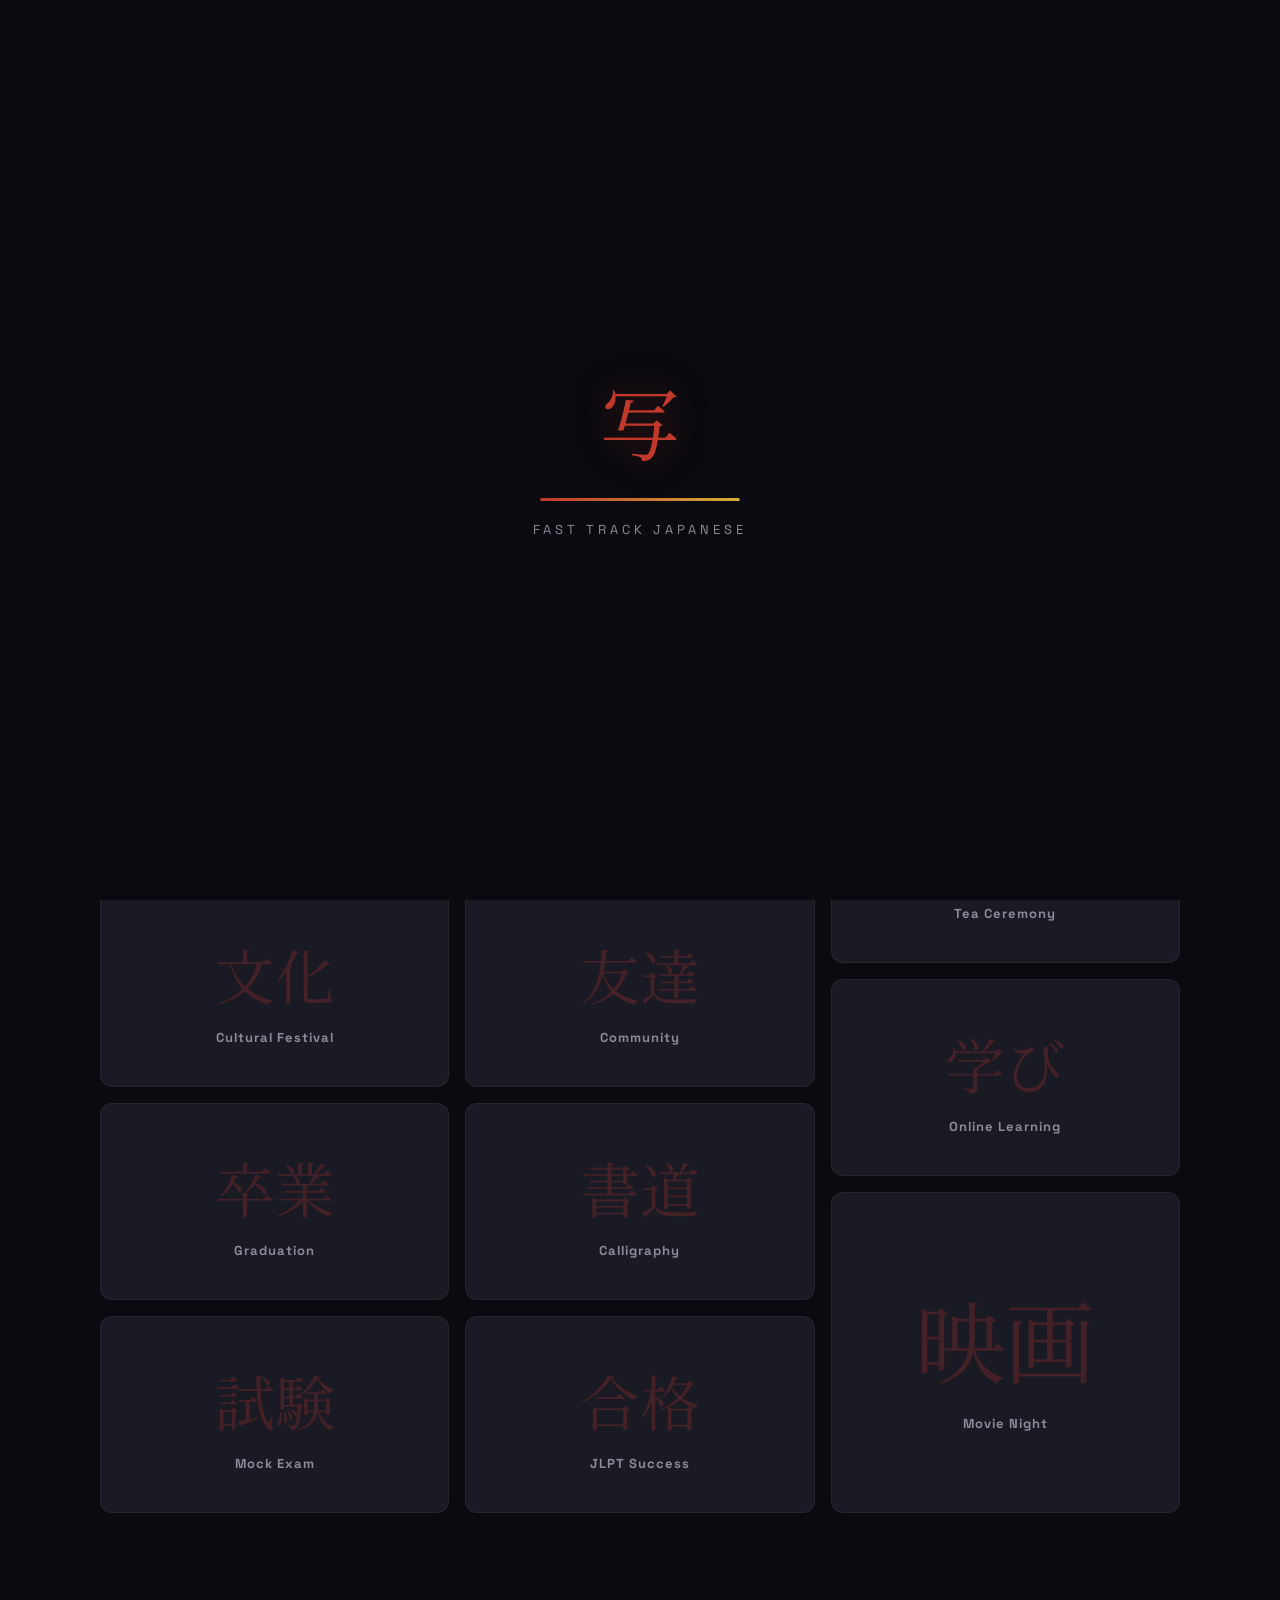
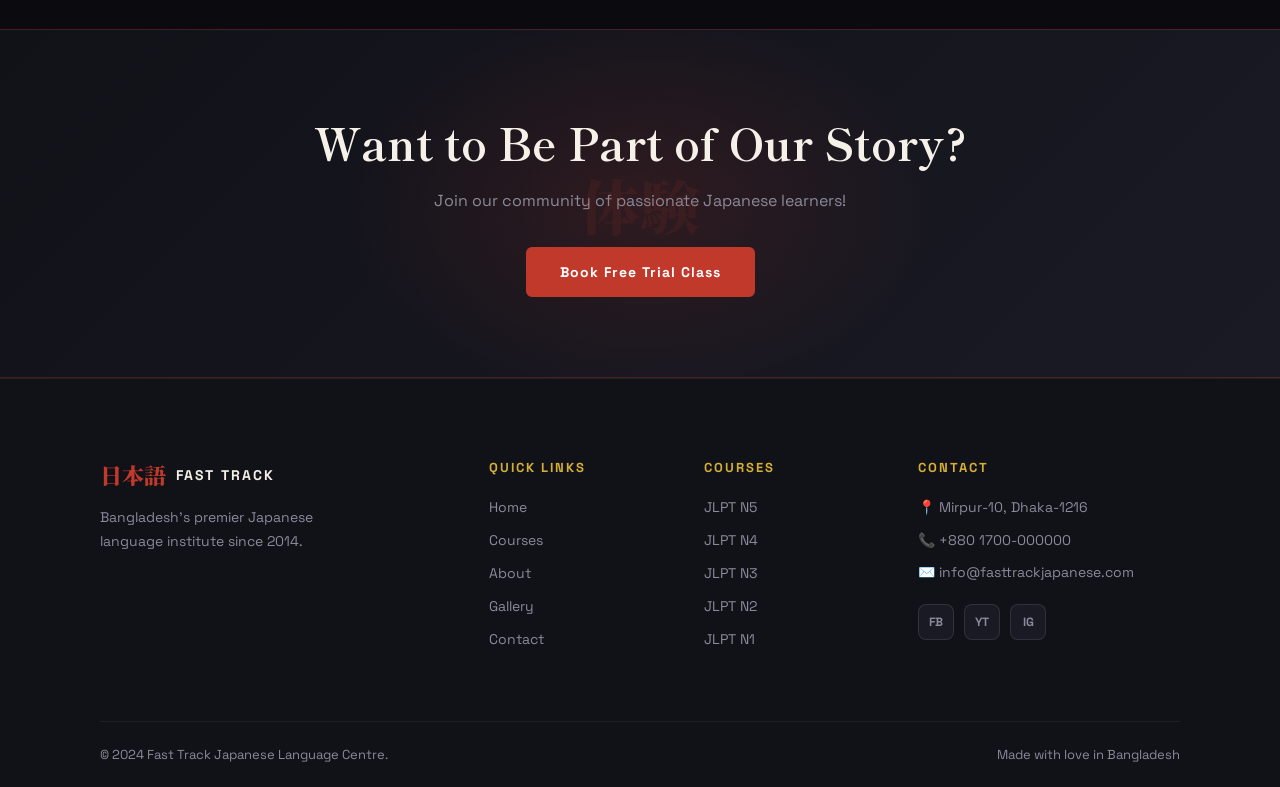
<file: gallery.html>
<!DOCTYPE html>
<html lang="en">
<head><meta charset="UTF-8"/><meta name="viewport" content="width=device-width,initial-scale=1.0"/><title>Gallery - Fast Track Japanese</title><link rel="stylesheet" href="css/style.css"/><link href="https://fonts.googleapis.com/css2?family=Noto+Serif+JP:wght@300;400;600;900&family=Shippori+Mincho:wght@400;700&family=Space+Grotesk:wght@300;400;600;700&display=swap" rel="stylesheet">
<style>.gallery-masonry{columns:3;column-gap:16px}.gallery-tile{break-inside:avoid;margin-bottom:16px;border-radius:12px;overflow:hidden;background:var(--dark3);border:1px solid rgba(255,255,255,0.05);cursor:pointer;position:relative;transition:transform 0.3s,box-shadow 0.3s;display:flex;align-items:center;justify-content:center}.gallery-tile:hover{transform:scale(1.02);box-shadow:0 20px 40px rgba(0,0,0,0.5)}.gallery-tile-inner{padding:40px 20px;text-align:center;width:100%}.gallery-tile-kanji{font-family:var(--font-jp);font-size:60px;color:rgba(192,57,43,0.25);display:block;margin-bottom:12px;transition:color 0.3s,transform 0.3s}.gallery-tile:hover .gallery-tile-kanji{color:rgba(192,57,43,0.5);transform:scale(1.1)}.gallery-tile-label{font-size:13px;font-weight:700;color:var(--muted);letter-spacing:1px}.gallery-tile-overlay{position:absolute;inset:0;background:linear-gradient(135deg,rgba(192,57,43,0.15),rgba(212,175,55,0.08));opacity:0;transition:opacity 0.3s;display:flex;align-items:center;justify-content:center}.gallery-tile:hover .gallery-tile-overlay{opacity:1}.gallery-tile-overlay span{font-size:28px}.gallery-tile.h2 .gallery-tile-inner{padding:80px 20px}.gallery-tile.h2 .gallery-tile-kanji{font-size:90px}.lightbox{position:fixed;inset:0;background:rgba(0,0,0,0.92);z-index:5000;display:none;align-items:center;justify-content:center;padding:40px}.lightbox.open{display:flex}.lightbox-inner{background:var(--dark3);border-radius:20px;max-width:700px;width:100%;padding:60px 40px;text-align:center;position:relative;border:1px solid rgba(212,175,55,0.2)}.lightbox-kanji{font-family:var(--font-jp);font-size:100px;color:var(--red);text-shadow:var(--glow-red);margin-bottom:20px}.lightbox-close{position:absolute;top:16px;right:16px;width:36px;height:36px;background:var(--dark4);border:none;border-radius:50%;color:var(--muted);font-size:18px;cursor:pointer;transition:all 0.2s}.lightbox-close:hover{background:var(--red);color:var(--white)}.gallery-tabs{display:flex;gap:12px;flex-wrap:wrap;margin-bottom:48px}.gallery-tab{padding:8px 22px;background:transparent;border:1.5px solid rgba(255,255,255,0.1);color:var(--muted);font-size:13px;font-weight:700;border-radius:100px;cursor:pointer;transition:all 0.3s;font-family:var(--font-en)}.gallery-tab.active,.gallery-tab:hover{background:var(--red);color:var(--white);border-color:var(--red)}@media(max-width:768px){.gallery-masonry{columns:2}}</style>
</head>
<body>
<div class="cursor" id="cursor"></div><div class="cursor-follower" id="cursorFollower"></div>
<div class="loader" id="loader"><div class="loader-kanji">写</div><div class="loader-bar"><div class="loader-fill"></div></div><p class="loader-text">Fast Track Japanese</p></div>
<nav class="navbar" id="navbar"><div class="nav-logo"><span class="logo-jp">日本語</span><span class="logo-en">Fast Track</span></div><ul class="nav-links"><li><a href="index.html" class="nav-link">Home</a></li><li><a href="courses.html" class="nav-link">Courses</a></li><li><a href="about.html" class="nav-link">About</a></li><li><a href="gallery.html" class="nav-link active">Gallery</a></li><li><a href="contact.html" class="nav-link">Contact</a></li></ul><a href="contact.html" class="nav-cta">Enroll Now</a><div class="hamburger" id="hamburger"><span></span><span></span><span></span></div></nav>
<div class="mobile-menu" id="mobileMenu"><ul><li><a href="index.html">Home</a></li><li><a href="courses.html">Courses</a></li><li><a href="about.html">About</a></li><li><a href="gallery.html">Gallery</a></li><li><a href="contact.html">Contact</a></li></ul></div>
<section class="page-hero" data-kanji="写"><div class="page-hero-content"><div class="section-label reveal">Visual Story</div><h1 class="reveal">Our <span class="accent">Gallery</span></h1><p class="reveal">Classrooms, events, student achievements, and cultural celebrations.</p></div></section>
<section class="section-pad" style="background:var(--dark)"><div class="container">
<div class="gallery-tabs reveal"><button class="gallery-tab active">All</button><button class="gallery-tab">Classroom</button><button class="gallery-tab">Events</button><button class="gallery-tab">Graduates</button></div>
<div class="gallery-masonry">
<div class="gallery-tile h2 reveal" onclick="openLightbox('授業','Classroom Session','N3 intensive class in full swing with real-time conversation practice.')"><div class="gallery-tile-inner"><span class="gallery-tile-kanji">授業</span><div class="gallery-tile-label">Classroom Session</div></div><div class="gallery-tile-overlay"><span>🔍</span></div></div>
<div class="gallery-tile reveal" onclick="openLightbox('文化','Cultural Festival','Annual Japanese Cultural Day with Yukata dressing and tea ceremony.')"><div class="gallery-tile-inner"><span class="gallery-tile-kanji">文化</span><div class="gallery-tile-label">Cultural Festival</div></div><div class="gallery-tile-overlay"><span>🔍</span></div></div>
<div class="gallery-tile reveal" onclick="openLightbox('卒業','Graduation Ceremony','Proud N2 graduates receiving their certificates. Many now in Japan!')"><div class="gallery-tile-inner"><span class="gallery-tile-kanji">卒業</span><div class="gallery-tile-label">Graduation</div></div><div class="gallery-tile-overlay"><span>🔍</span></div></div>
<div class="gallery-tile reveal" onclick="openLightbox('試験','Mock Exam Day','JLPT mock exam session — silent, focused, prepared.')"><div class="gallery-tile-inner"><span class="gallery-tile-kanji">試験</span><div class="gallery-tile-label">Mock Exam</div></div><div class="gallery-tile-overlay"><span>🔍</span></div></div>
<div class="gallery-tile h2 reveal" onclick="openLightbox('桜','Sakura Matsuri','Our Spring Festival celebrating Japanese culture with sakura and music.')"><div class="gallery-tile-inner"><span class="gallery-tile-kanji">桜</span><div class="gallery-tile-label">Sakura Festival</div></div><div class="gallery-tile-overlay"><span>🔍</span></div></div>
<div class="gallery-tile reveal" onclick="openLightbox('友達','Student Community','Bonds formed in our classes last a lifetime.')"><div class="gallery-tile-inner"><span class="gallery-tile-kanji">友達</span><div class="gallery-tile-label">Community</div></div><div class="gallery-tile-overlay"><span>🔍</span></div></div>
<div class="gallery-tile reveal" onclick="openLightbox('書道','Calligraphy Workshop','Weekly Shodo sessions help students master kanji writing.')"><div class="gallery-tile-inner"><span class="gallery-tile-kanji">書道</span><div class="gallery-tile-label">Calligraphy</div></div><div class="gallery-tile-overlay"><span>🔍</span></div></div>
<div class="gallery-tile reveal" onclick="openLightbox('合格','JLPT Pass Results','Students celebrating their JLPT pass results!')"><div class="gallery-tile-inner"><span class="gallery-tile-kanji">合格</span><div class="gallery-tile-label">JLPT Success</div></div><div class="gallery-tile-overlay"><span>🔍</span></div></div>
<div class="gallery-tile reveal" onclick="openLightbox('日本','Japan Study Tour','Annual Japan Study Tour — students experience the culture firsthand!')"><div class="gallery-tile-inner"><span class="gallery-tile-kanji">日本</span><div class="gallery-tile-label">Japan Tour</div></div><div class="gallery-tile-overlay"><span>🔍</span></div></div>
<div class="gallery-tile reveal" onclick="openLightbox('茶道','Tea Ceremony','Traditional Japanese tea ceremony by visiting sensei.')"><div class="gallery-tile-inner"><span class="gallery-tile-kanji">茶道</span><div class="gallery-tile-label">Tea Ceremony</div></div><div class="gallery-tile-overlay"><span>🔍</span></div></div>
<div class="gallery-tile reveal" onclick="openLightbox('学び','Online Classes','Virtual classroom brings quality to students nationwide.')"><div class="gallery-tile-inner"><span class="gallery-tile-kanji">学び</span><div class="gallery-tile-label">Online Learning</div></div><div class="gallery-tile-overlay"><span>🔍</span></div></div>
<div class="gallery-tile h2 reveal" onclick="openLightbox('映画','Movie Night','Monthly Japanese movie screening — learn through cinema.')"><div class="gallery-tile-inner"><span class="gallery-tile-kanji">映画</span><div class="gallery-tile-label">Movie Night</div></div><div class="gallery-tile-overlay"><span>🔍</span></div></div>
</div></div></section>
<div class="lightbox" id="lightbox" onclick="closeLightbox(event)"><div class="lightbox-inner"><button class="lightbox-close" onclick="closeLightbox()">X</button><div class="lightbox-kanji" id="lightboxKanji"></div><h3 id="lightboxTitle" style="font-size:22px;font-weight:700;color:var(--light);margin-bottom:12px"></h3><p id="lightboxDesc" style="font-size:14px;color:var(--muted);line-height:1.7"></p></div></div>
<section class="cta-banner"><div class="cta-content reveal"><div class="cta-jp">体験</div><h2>Want to Be Part of Our Story?</h2><p>Join our community of passionate Japanese learners!</p><a href="contact.html" class="btn-primary">Book Free Trial Class</a></div></section>
<footer class="footer"><div class="container"><div class="footer-grid"><div class="footer-brand"><div class="nav-logo"><span class="logo-jp">日本語</span><span class="logo-en">Fast Track</span></div><p>Bangladesh's premier Japanese language institute since 2014.</p></div><div class="footer-links"><h4>Quick Links</h4><ul><li><a href="index.html">Home</a></li><li><a href="courses.html">Courses</a></li><li><a href="about.html">About</a></li><li><a href="gallery.html">Gallery</a></li><li><a href="contact.html">Contact</a></li></ul></div><div class="footer-courses"><h4>Courses</h4><ul><li><a href="courses.html">JLPT N5</a></li><li><a href="courses.html">JLPT N4</a></li><li><a href="courses.html">JLPT N3</a></li><li><a href="courses.html">JLPT N2</a></li><li><a href="courses.html">JLPT N1</a></li></ul></div><div class="footer-contact"><h4>Contact</h4><p>📍 Mirpur-10, Dhaka-1216</p><p>📞 +880 1700-000000</p><p>✉️ info@fasttrackjapanese.com</p><div class="social-links"><a href="#" class="social-btn">FB</a><a href="#" class="social-btn">YT</a><a href="#" class="social-btn">IG</a></div></div></div><div class="footer-bottom"><p>© 2024 Fast Track Japanese Language Centre.</p><p>Made with love in Bangladesh</p></div></div></footer>
<script src="js/main.js"></script>
<script>function openLightbox(k,t,d){document.getElementById('lightboxKanji').textContent=k;document.getElementById('lightboxTitle').textContent=t;document.getElementById('lightboxDesc').textContent=d;document.getElementById('lightbox').classList.add('open');document.body.style.overflow='hidden'}function closeLightbox(e){if(!e||e.target===document.getElementById('lightbox')){document.getElementById('lightbox').classList.remove('open');document.body.style.overflow=''}}document.addEventListener('keydown',(e)=>{if(e.key==='Escape')closeLightbox()})</script>
</body></html>
</file>
<file: css/style.css>
:root{--red:#C0392B;--red-light:#E74C3C;--red-dark:#96281B;--gold:#D4AF37;--dark:#0A0A0F;--dark2:#111118;--dark3:#1A1A24;--dark4:#22222E;--light:#F5F0E8;--light2:#EDE8DC;--muted:#8A8A9A;--white:#FFFFFF;--font-jp:'Noto Serif JP',serif;--font-en:'Space Grotesk',sans-serif;--font-display:'Shippori Mincho',serif;--transition:0.4s cubic-bezier(0.25,0.46,0.45,0.94);--shadow:0 20px 60px rgba(0,0,0,0.4);--glow-red:0 0 40px rgba(192,57,43,0.4);--glow-gold:0 0 40px rgba(212,175,55,0.3)}
*,*::before,*::after{margin:0;padding:0;box-sizing:border-box}
html{scroll-behavior:smooth}
body{background:var(--dark);color:var(--light);font-family:var(--font-en);cursor:none;overflow-x:hidden}
::-webkit-scrollbar{width:4px}::-webkit-scrollbar-track{background:var(--dark2)}::-webkit-scrollbar-thumb{background:var(--red);border-radius:2px}
.cursor{width:10px;height:10px;background:var(--red);border-radius:50%;position:fixed;top:0;left:0;pointer-events:none;z-index:9999;transform:translate(-50%,-50%);transition:transform 0.1s,background 0.3s}
.cursor-follower{width:36px;height:36px;border:1.5px solid var(--gold);border-radius:50%;position:fixed;top:0;left:0;pointer-events:none;z-index:9998;transform:translate(-50%,-50%);transition:transform 0.25s ease,opacity 0.3s;opacity:0.6}
.loader{position:fixed;inset:0;background:var(--dark);z-index:10000;display:flex;flex-direction:column;align-items:center;justify-content:center;gap:20px;transition:opacity 0.6s,visibility 0.6s}
.loader.hidden{opacity:0;visibility:hidden}
.loader-kanji{font-family:var(--font-jp);font-size:80px;color:var(--red);animation:kanjiPulse 1.5s ease-in-out infinite;text-shadow:var(--glow-red)}
@keyframes kanjiPulse{0%,100%{transform:scale(1);opacity:1}50%{transform:scale(1.1);opacity:0.7}}
.loader-bar{width:200px;height:3px;background:var(--dark3);border-radius:2px;overflow:hidden}
.loader-fill{height:100%;width:0;background:linear-gradient(90deg,var(--red),var(--gold));border-radius:2px;animation:loadFill 1.8s ease-in-out forwards}
@keyframes loadFill{to{width:100%}}
.loader-text{font-size:13px;letter-spacing:4px;text-transform:uppercase;color:var(--muted)}
.navbar{position:fixed;top:0;left:0;right:0;z-index:1000;display:flex;align-items:center;justify-content:space-between;padding:18px 60px;background:rgba(10,10,15,0.85);backdrop-filter:blur(20px);border-bottom:1px solid rgba(212,175,55,0.1);transition:padding 0.3s,box-shadow 0.3s}
.navbar.scrolled{padding:12px 60px;box-shadow:0 4px 30px rgba(0,0,0,0.5)}
.nav-logo{display:flex;align-items:center;gap:10px;text-decoration:none}
.logo-jp{font-family:var(--font-jp);font-size:22px;color:var(--red);font-weight:900}
.logo-en{font-size:14px;font-weight:700;letter-spacing:2px;text-transform:uppercase;color:var(--light)}
.nav-links{display:flex;list-style:none;gap:36px}
.nav-link{text-decoration:none;color:var(--muted);font-size:14px;font-weight:600;letter-spacing:1px;text-transform:uppercase;position:relative;transition:color 0.3s}
.nav-link::after{content:'';position:absolute;bottom:-4px;left:0;width:0;height:2px;background:var(--gold);transition:width 0.3s}
.nav-link:hover,.nav-link.active{color:var(--light)}
.nav-link:hover::after,.nav-link.active::after{width:100%}
.nav-cta{padding:10px 24px;background:var(--red);color:var(--white);text-decoration:none;font-size:13px;font-weight:700;letter-spacing:1px;text-transform:uppercase;border-radius:4px;transition:background 0.3s,box-shadow 0.3s,transform 0.2s}
.nav-cta:hover{background:var(--red-light);box-shadow:var(--glow-red);transform:translateY(-1px)}
.hamburger{display:none;flex-direction:column;gap:5px;cursor:pointer}
.hamburger span{display:block;width:24px;height:2px;background:var(--light);border-radius:2px;transition:all 0.3s}
.mobile-menu{position:fixed;top:0;right:-100%;width:280px;height:100vh;background:var(--dark2);z-index:999;padding:80px 40px;transition:right 0.4s ease;border-left:1px solid rgba(212,175,55,0.1)}
.mobile-menu.open{right:0}
.mobile-menu ul{list-style:none}
.mobile-menu ul li{margin-bottom:24px}
.mobile-menu ul li a{text-decoration:none;color:var(--light);font-size:20px;font-weight:700;letter-spacing:2px;text-transform:uppercase;transition:color 0.3s}
.mobile-menu ul li a:hover{color:var(--gold)}
.hero{min-height:100vh;display:flex;align-items:center;position:relative;overflow:hidden;padding:120px 60px 60px}
.hero-bg{position:absolute;inset:0;overflow:hidden}
.hero-grid{position:absolute;inset:0;background-image:linear-gradient(rgba(212,175,55,0.04) 1px,transparent 1px),linear-gradient(90deg,rgba(212,175,55,0.04) 1px,transparent 1px);background-size:60px 60px}
.hero-glow{position:absolute;top:20%;right:10%;width:600px;height:600px;background:radial-gradient(circle,rgba(192,57,43,0.15) 0%,transparent 70%);border-radius:50%;animation:glowFloat 6s ease-in-out infinite}
@keyframes glowFloat{0%,100%{transform:translateY(0) scale(1)}50%{transform:translateY(-30px) scale(1.05)}}
.hero-content{position:relative;z-index:2;max-width:700px}
.hero-badge{display:inline-flex;align-items:center;gap:8px;padding:8px 18px;border:1px solid rgba(212,175,55,0.4);border-radius:100px;font-size:13px;color:var(--gold);letter-spacing:1px;margin-bottom:24px;background:rgba(212,175,55,0.05)}
.hero-title{margin-bottom:24px}
.jp-big{display:block;font-family:var(--font-jp);font-size:clamp(40px,7vw,80px);font-weight:900;color:var(--red);text-shadow:var(--glow-red);line-height:1}
.en-big{display:block;font-family:var(--font-display);font-size:clamp(36px,6vw,72px);font-weight:700;color:var(--light);line-height:1.1}
.sub-en{display:block;font-size:clamp(18px,3vw,30px);font-weight:300;color:var(--gold);letter-spacing:3px}
.hero-desc{font-size:16px;color:var(--muted);line-height:1.8;margin-bottom:36px;max-width:520px}
.hero-btns{display:flex;gap:16px;flex-wrap:wrap;margin-bottom:60px}
.btn-primary{padding:14px 32px;background:var(--red);color:var(--white);text-decoration:none;font-size:14px;font-weight:700;letter-spacing:1px;border-radius:6px;transition:all 0.3s;display:inline-flex;align-items:center;gap:8px;border:2px solid var(--red)}
.btn-primary:hover{background:transparent;color:var(--red);box-shadow:var(--glow-red);transform:translateY(-2px)}
.btn-secondary{padding:14px 32px;background:transparent;color:var(--gold);text-decoration:none;font-size:14px;font-weight:700;letter-spacing:1px;border-radius:6px;border:2px solid rgba(212,175,55,0.5);transition:all 0.3s}
.btn-secondary:hover{background:rgba(212,175,55,0.1);border-color:var(--gold);transform:translateY(-2px)}
.hero-stats{display:flex;align-items:center;gap:30px;flex-wrap:wrap}
.stat{text-align:center}
.stat-num{font-family:var(--font-display);font-size:36px;font-weight:700;color:var(--gold)}
.stat span{font-size:20px;color:var(--gold)}
.stat p{font-size:12px;color:var(--muted);letter-spacing:1px;text-transform:uppercase;margin-top:4px}
.stat-divider{width:1px;height:50px;background:rgba(212,175,55,0.2)}
.hero-scroll-hint{position:absolute;bottom:40px;left:60px;display:flex;align-items:center;gap:12px;color:var(--muted);font-size:12px;letter-spacing:3px;text-transform:uppercase}
.scroll-line{width:40px;height:1px;background:var(--gold);position:relative;overflow:hidden}
.scroll-line::after{content:'';position:absolute;top:0;left:-100%;width:100%;height:100%;background:var(--red);animation:scrollMove 1.5s ease-in-out infinite}
@keyframes scrollMove{to{left:100%}}
.sakura-container{position:absolute;inset:0;pointer-events:none;overflow:hidden}
.sakura{position:absolute;top:-20px;font-size:18px;opacity:0.3;animation:sakuraFall linear infinite}
@keyframes sakuraFall{0%{transform:translateY(-20px) rotate(0deg);opacity:0.4}100%{transform:translateY(110vh) rotate(720deg);opacity:0}}
.marquee-wrapper{background:var(--dark3);border-top:1px solid rgba(212,175,55,0.15);border-bottom:1px solid rgba(212,175,55,0.15);overflow:hidden;padding:14px 0}
.marquee-track{display:flex;white-space:nowrap;animation:marqueeScroll 30s linear infinite}
.marquee-track span{font-size:13px;font-weight:700;letter-spacing:2px;text-transform:uppercase;color:var(--gold);padding:0 20px}
@keyframes marqueeScroll{from{transform:translateX(0)}to{transform:translateX(-50%)}}
.section-pad{padding:100px 0}
.container{max-width:1200px;margin:0 auto;padding:0 60px}
.section-label{font-size:12px;font-weight:700;letter-spacing:4px;text-transform:uppercase;color:var(--gold);margin-bottom:12px}
.section-title{font-family:var(--font-display);font-size:clamp(32px,5vw,52px);font-weight:700;color:var(--light);margin-bottom:60px;line-height:1.2}
.accent{color:var(--red)}
.why-us{background:var(--dark2)}
.features-grid{display:grid;grid-template-columns:repeat(3,1fr);gap:24px}
.feature-card{background:var(--dark3);border:1px solid rgba(212,175,55,0.1);border-radius:12px;padding:36px 28px;transition:transform 0.3s,border-color 0.3s,box-shadow 0.3s;position:relative;overflow:hidden}
.feature-card::before{content:'';position:absolute;top:0;left:0;width:100%;height:3px;background:linear-gradient(90deg,var(--red),var(--gold));transform:scaleX(0);transform-origin:left;transition:transform 0.3s}
.feature-card:hover{transform:translateY(-8px);border-color:rgba(212,175,55,0.3);box-shadow:var(--shadow)}
.feature-card:hover::before{transform:scaleX(1)}
.feat-icon{font-size:36px;margin-bottom:16px}
.feature-card h3{font-size:18px;font-weight:700;color:var(--light);margin-bottom:12px}
.feature-card p{font-size:14px;color:var(--muted);line-height:1.7}
.courses-preview{background:var(--dark)}
.courses-row{display:grid;grid-template-columns:repeat(3,1fr);gap:24px;margin-bottom:48px}
.course-card{background:var(--dark3);border:1px solid rgba(255,255,255,0.08);border-radius:16px;padding:36px 28px;position:relative;overflow:hidden;transition:transform 0.3s,box-shadow 0.3s}
.course-card:hover{transform:translateY(-10px);box-shadow:0 30px 70px rgba(0,0,0,0.5)}
.course-card.featured{border-color:var(--gold);background:linear-gradient(135deg,var(--dark3),rgba(212,175,55,0.08))}
.course-badge{position:absolute;top:20px;right:20px;background:var(--gold);color:var(--dark);font-size:11px;font-weight:700;letter-spacing:1px;padding:4px 12px;border-radius:100px;text-transform:uppercase}
.course-level{font-size:12px;font-weight:700;letter-spacing:3px;color:var(--red);text-transform:uppercase;margin-bottom:8px}
.course-kanji{font-family:var(--font-jp);font-size:72px;font-weight:900;color:rgba(255,255,255,0.06);position:absolute;top:20px;left:20px;line-height:1;pointer-events:none}
.course-card h3{font-size:20px;font-weight:700;color:var(--light);margin-bottom:12px;position:relative;z-index:1}
.course-card p{font-size:14px;color:var(--muted);line-height:1.7;margin-bottom:20px}
.course-meta{display:flex;gap:16px;flex-wrap:wrap;font-size:12px;color:var(--gold);margin-bottom:24px}
.course-btn{display:inline-block;padding:10px 22px;border:1.5px solid rgba(192,57,43,0.5);color:var(--red);text-decoration:none;font-size:13px;font-weight:700;border-radius:6px;transition:all 0.3s;letter-spacing:1px}
.course-btn:hover{background:var(--red);color:var(--white);border-color:var(--red)}
.center-btn{text-align:center}
.testimonials{background:var(--dark2)}
.testi-grid{display:grid;grid-template-columns:repeat(3,1fr);gap:24px}
.testi-card{background:var(--dark4);border:1px solid rgba(255,255,255,0.06);border-radius:16px;padding:32px;transition:transform 0.3s,border-color 0.3s}
.testi-card:hover{transform:translateY(-6px);border-color:rgba(212,175,55,0.2)}
.testi-stars{color:var(--gold);font-size:16px;letter-spacing:2px;margin-bottom:16px}
.testi-card p{font-size:14px;color:var(--light2);line-height:1.8;margin-bottom:24px;font-style:italic}
.testi-author{display:flex;align-items:center;gap:12px}
.testi-avatar{width:44px;height:44px;background:linear-gradient(135deg,var(--red),var(--gold));border-radius:50%;display:flex;align-items:center;justify-content:center;font-weight:700;font-size:18px;color:var(--white);flex-shrink:0}
.testi-author strong{display:block;color:var(--light);font-size:15px}
.testi-author small{color:var(--muted);font-size:12px}
.cta-banner{background:linear-gradient(135deg,var(--dark2),var(--dark3));border-top:1px solid rgba(192,57,43,0.3);border-bottom:1px solid rgba(192,57,43,0.3);padding:80px 60px;text-align:center;position:relative;overflow:hidden}
.cta-banner::before{content:'';position:absolute;top:50%;left:50%;transform:translate(-50%,-50%);width:600px;height:400px;background:radial-gradient(ellipse,rgba(192,57,43,0.15),transparent 70%);pointer-events:none}
.cta-jp{font-family:var(--font-jp);font-size:60px;font-weight:900;color:rgba(192,57,43,0.1);position:absolute;top:50%;left:50%;transform:translate(-50%,-50%);white-space:nowrap;pointer-events:none}
.cta-content{position:relative;z-index:1}
.cta-content h2{font-family:var(--font-display);font-size:clamp(28px,4vw,44px);font-weight:700;color:var(--light);margin-bottom:16px}
.cta-content p{font-size:16px;color:var(--muted);margin-bottom:36px}
.footer{background:var(--dark2);border-top:1px solid rgba(212,175,55,0.1);padding:80px 0 0}
.footer-grid{display:grid;grid-template-columns:2fr 1fr 1fr 1.5fr;gap:40px;padding-bottom:60px;border-bottom:1px solid rgba(255,255,255,0.06)}
.footer-brand p{font-size:14px;color:var(--muted);line-height:1.7;margin-top:16px;max-width:260px}
.footer-links h4,.footer-courses h4,.footer-contact h4{font-size:13px;font-weight:700;letter-spacing:2px;text-transform:uppercase;color:var(--gold);margin-bottom:20px}
.footer-links ul,.footer-courses ul{list-style:none}
.footer-links ul li,.footer-courses ul li{margin-bottom:12px}
.footer-links ul li a,.footer-courses ul li a{text-decoration:none;color:var(--muted);font-size:14px;transition:color 0.3s}
.footer-links ul li a:hover,.footer-courses ul li a:hover{color:var(--light)}
.footer-contact p{font-size:14px;color:var(--muted);margin-bottom:10px;line-height:1.6}
.social-links{display:flex;gap:10px;margin-top:20px}
.social-btn{width:36px;height:36px;background:var(--dark3);border:1px solid rgba(255,255,255,0.1);border-radius:8px;display:flex;align-items:center;justify-content:center;text-decoration:none;color:var(--muted);font-size:12px;font-weight:700;transition:all 0.3s}
.social-btn:hover{background:var(--red);color:var(--white);border-color:var(--red)}
.footer-bottom{display:flex;justify-content:space-between;align-items:center;padding:24px 0;font-size:13px;color:var(--muted)}
.reveal{opacity:0;transform:translateY(30px);transition:opacity 0.7s ease,transform 0.7s ease}
.reveal.visible{opacity:1;transform:translateY(0)}
.page-hero{min-height:40vh;display:flex;align-items:center;justify-content:center;text-align:center;background:linear-gradient(135deg,var(--dark),var(--dark2));padding:120px 60px 60px;position:relative;overflow:hidden}
.page-hero::before{content:attr(data-kanji);font-family:var(--font-jp);font-size:200px;font-weight:900;color:rgba(192,57,43,0.05);position:absolute;top:50%;left:50%;transform:translate(-50%,-50%);white-space:nowrap;pointer-events:none;line-height:1}
.page-hero-content{position:relative;z-index:1}
.page-hero h1{font-family:var(--font-display);font-size:clamp(36px,6vw,64px);font-weight:700;color:var(--light);margin-bottom:16px}
.page-hero p{font-size:16px;color:var(--muted);max-width:500px;margin:0 auto;line-height:1.7}
.courses-filter{display:flex;gap:12px;flex-wrap:wrap;margin-bottom:48px}
.filter-btn{padding:8px 22px;background:transparent;border:1.5px solid rgba(255,255,255,0.1);color:var(--muted);font-size:13px;font-weight:700;letter-spacing:1px;border-radius:100px;cursor:pointer;transition:all 0.3s;font-family:var(--font-en)}
.filter-btn.active,.filter-btn:hover{background:var(--red);color:var(--white);border-color:var(--red)}
.courses-full-grid{display:grid;grid-template-columns:repeat(2,1fr);gap:28px}
.course-full-card{background:var(--dark3);border:1px solid rgba(255,255,255,0.07);border-radius:16px;padding:36px;display:grid;grid-template-columns:auto 1fr;gap:28px;align-items:start;transition:transform 0.3s,box-shadow 0.3s,border-color 0.3s}
.course-full-card:hover{transform:translateY(-6px);box-shadow:var(--shadow);border-color:rgba(192,57,43,0.3)}
.course-badge-big{width:80px;height:80px;background:linear-gradient(135deg,var(--red-dark),var(--red));border-radius:16px;display:flex;align-items:center;justify-content:center;font-family:var(--font-jp);font-size:32px;font-weight:900;color:var(--white);flex-shrink:0}
.course-full-info h3{font-size:20px;font-weight:700;color:var(--light);margin-bottom:10px}
.course-full-info p{font-size:14px;color:var(--muted);line-height:1.7;margin-bottom:16px}
.course-tags{display:flex;flex-wrap:wrap;gap:8px;margin-bottom:16px}
.course-tag{padding:4px 12px;background:rgba(212,175,55,0.1);border:1px solid rgba(212,175,55,0.2);color:var(--gold);font-size:12px;border-radius:100px}
.course-price{font-size:22px;font-weight:700;color:var(--gold);margin-bottom:16px}
.course-price small{font-size:13px;color:var(--muted);font-weight:400}
.about-grid{display:grid;grid-template-columns:1fr 1fr;gap:80px;align-items:center}
.about-text p{font-size:15px;color:var(--muted);line-height:1.9;margin-bottom:16px}
.about-visual{background:var(--dark3);border-radius:24px;padding:48px;border:1px solid rgba(212,175,55,0.15);position:relative;overflow:hidden}
.about-visual::before{content:'日本語';font-family:var(--font-jp);font-size:120px;font-weight:900;color:rgba(192,57,43,0.06);position:absolute;bottom:-10px;right:-10px;line-height:1}
.about-stat-grid{display:grid;grid-template-columns:1fr 1fr;gap:20px;position:relative;z-index:1}
.about-stat-item{background:var(--dark4);border-radius:12px;padding:24px;text-align:center}
.about-stat-num{font-family:var(--font-display);font-size:40px;font-weight:700;color:var(--red);display:block}
.about-stat-label{font-size:13px;color:var(--muted);letter-spacing:1px}
.team-grid{display:grid;grid-template-columns:repeat(4,1fr);gap:24px}
.team-card{background:var(--dark3);border-radius:16px;overflow:hidden;border:1px solid rgba(255,255,255,0.06);transition:transform 0.3s}
.team-card:hover{transform:translateY(-8px)}
.team-avatar{height:180px;background:linear-gradient(135deg,var(--dark4),var(--dark2));display:flex;align-items:center;justify-content:center;font-family:var(--font-jp);font-size:60px;color:rgba(192,57,43,0.3);border-bottom:1px solid rgba(255,255,255,0.05)}
.team-info{padding:20px}
.team-info h4{font-size:16px;font-weight:700;color:var(--light);margin-bottom:6px}
.team-info p{font-size:13px;color:var(--gold)}
.team-info small{font-size:12px;color:var(--muted)}
.gallery-masonry{columns:3;column-gap:16px}
.gallery-tile{break-inside:avoid;margin-bottom:16px;border-radius:12px;overflow:hidden;background:var(--dark3);border:1px solid rgba(255,255,255,0.05);cursor:pointer;position:relative;transition:transform 0.3s,box-shadow 0.3s;display:flex;align-items:center;justify-content:center}
.gallery-tile:hover{transform:scale(1.02);box-shadow:0 20px 40px rgba(0,0,0,0.5)}
.gallery-tile-inner{padding:40px 20px;text-align:center;width:100%}
.gallery-tile-kanji{font-family:var(--font-jp);font-size:60px;color:rgba(192,57,43,0.25);display:block;margin-bottom:12px;transition:color 0.3s,transform 0.3s}
.gallery-tile:hover .gallery-tile-kanji{color:rgba(192,57,43,0.5);transform:scale(1.1)}
.gallery-tile-label{font-size:13px;font-weight:700;color:var(--muted);letter-spacing:1px}
.gallery-tile-overlay{position:absolute;inset:0;background:linear-gradient(135deg,rgba(192,57,43,0.15),rgba(212,175,55,0.08));opacity:0;transition:opacity 0.3s;display:flex;align-items:center;justify-content:center}
.gallery-tile:hover .gallery-tile-overlay{opacity:1}
.gallery-tile-overlay span{font-size:28px;color:var(--white)}
.gallery-tile.h2 .gallery-tile-inner{padding:80px 20px}
.gallery-tile.h2 .gallery-tile-kanji{font-size:90px}
.lightbox{position:fixed;inset:0;background:rgba(0,0,0,0.92);z-index:5000;display:none;align-items:center;justify-content:center;padding:40px}
.lightbox.open{display:flex}
.lightbox-inner{background:var(--dark3);border-radius:20px;max-width:700px;width:100%;padding:60px 40px;text-align:center;position:relative;border:1px solid rgba(212,175,55,0.2)}
.lightbox-kanji{font-family:var(--font-jp);font-size:100px;color:var(--red);text-shadow:var(--glow-red);margin-bottom:20px}
.lightbox-close{position:absolute;top:16px;right:16px;width:36px;height:36px;background:var(--dark4);border:none;border-radius:50%;color:var(--muted);font-size:18px;cursor:pointer;display:flex;align-items:center;justify-content:center;transition:all 0.2s}
.lightbox-close:hover{background:var(--red);color:var(--white)}
.gallery-tabs{display:flex;gap:12px;flex-wrap:wrap;margin-bottom:48px}
.gallery-tab{padding:8px 22px;background:transparent;border:1.5px solid rgba(255,255,255,0.1);color:var(--muted);font-size:13px;font-weight:700;letter-spacing:1px;border-radius:100px;cursor:pointer;transition:all 0.3s;font-family:var(--font-en)}
.gallery-tab.active,.gallery-tab:hover{background:var(--red);color:var(--white);border-color:var(--red)}
.contact-grid{display:grid;grid-template-columns:1fr 1.5fr;gap:60px;align-items:start}
.contact-item{display:flex;gap:16px;margin-bottom:24px;align-items:flex-start}
.contact-icon{width:44px;height:44px;background:rgba(192,57,43,0.1);border:1px solid rgba(192,57,43,0.3);border-radius:10px;display:flex;align-items:center;justify-content:center;font-size:18px;flex-shrink:0}
.contact-item strong{font-size:15px;color:var(--light);display:block;margin-bottom:4px}
.contact-item p{font-size:13px;color:var(--muted);margin-bottom:0;line-height:1.6}
.contact-form{background:var(--dark3);border:1px solid rgba(255,255,255,0.07);border-radius:20px;padding:48px}
.form-group{margin-bottom:22px}
.form-group label{display:block;font-size:13px;font-weight:700;letter-spacing:1px;color:var(--muted);margin-bottom:8px;text-transform:uppercase}
.form-group input,.form-group select,.form-group textarea{width:100%;padding:14px 18px;background:var(--dark4);border:1.5px solid rgba(255,255,255,0.08);border-radius:8px;color:var(--light);font-size:15px;font-family:var(--font-en);transition:border-color 0.3s,box-shadow 0.3s;outline:none}
.form-group input:focus,.form-group select:focus,.form-group textarea:focus{border-color:var(--red);box-shadow:0 0 0 3px rgba(192,57,43,0.15)}
.form-group textarea{min-height:120px;resize:vertical}
.form-row{display:grid;grid-template-columns:1fr 1fr;gap:16px}
.submit-btn{width:100%;padding:16px;background:var(--red);color:var(--white);border:none;border-radius:8px;font-size:15px;font-weight:700;letter-spacing:2px;text-transform:uppercase;cursor:pointer;transition:all 0.3s;font-family:var(--font-en)}
.submit-btn:hover{background:var(--red-light);box-shadow:var(--glow-red);transform:translateY(-2px)}
@media(max-width:1024px){.navbar{padding:16px 30px}.container{padding:0 30px}.features-grid{grid-template-columns:repeat(2,1fr)}.courses-row{grid-template-columns:1fr}.testi-grid{grid-template-columns:1fr}.about-grid{grid-template-columns:1fr;gap:40px}.team-grid{grid-template-columns:repeat(2,1fr)}.courses-full-grid{grid-template-columns:1fr}.footer-grid{grid-template-columns:1fr 1fr}.contact-grid{grid-template-columns:1fr}}
@media(max-width:768px){.nav-links,.nav-cta{display:none}.hamburger{display:flex}.hero{padding:100px 24px 60px}.hero-scroll-hint{display:none}.features-grid{grid-template-columns:1fr}.gallery-masonry{columns:2}.team-grid{grid-template-columns:1fr 1fr}.footer-grid{grid-template-columns:1fr}.footer-bottom{flex-direction:column;gap:8px;text-align:center}.cta-banner{padding:60px 24px}.contact-form{padding:28px 20px}.form-row{grid-template-columns:1fr}.stat-divider{display:none}}
</file>
